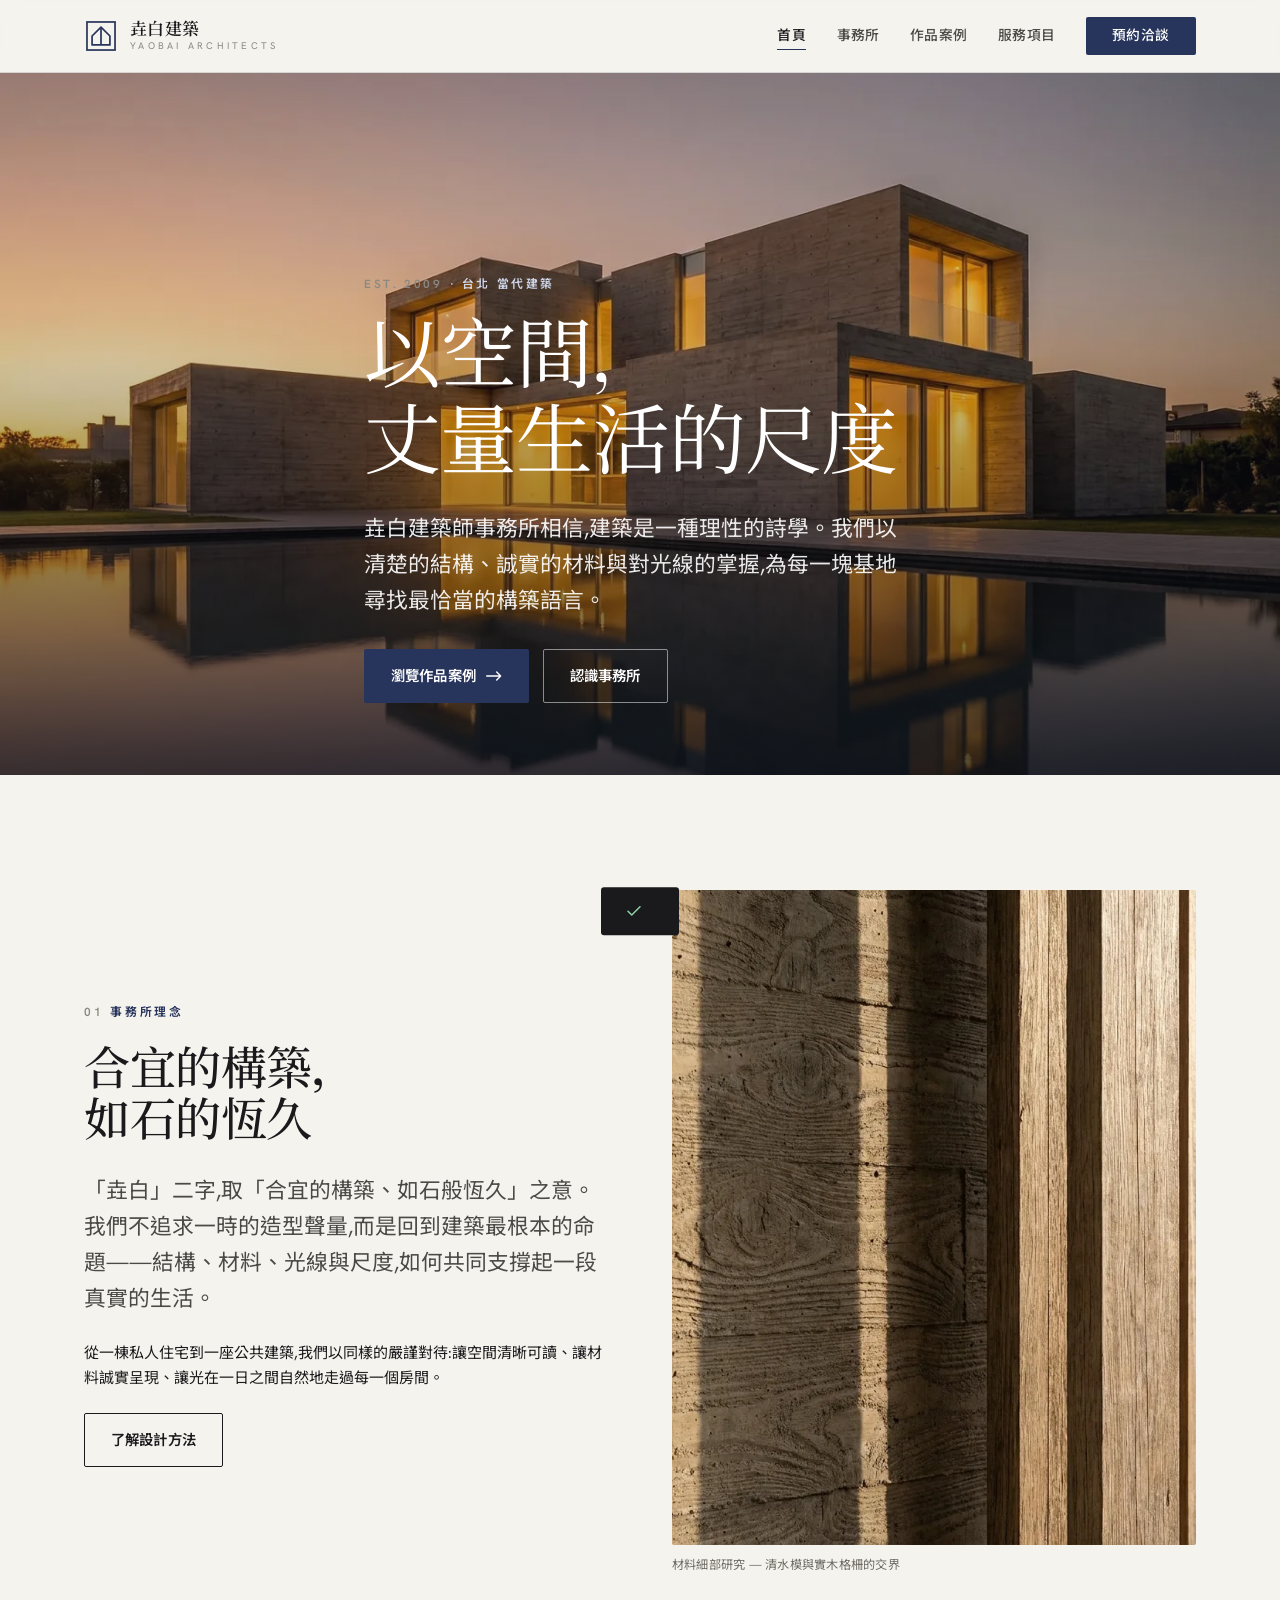
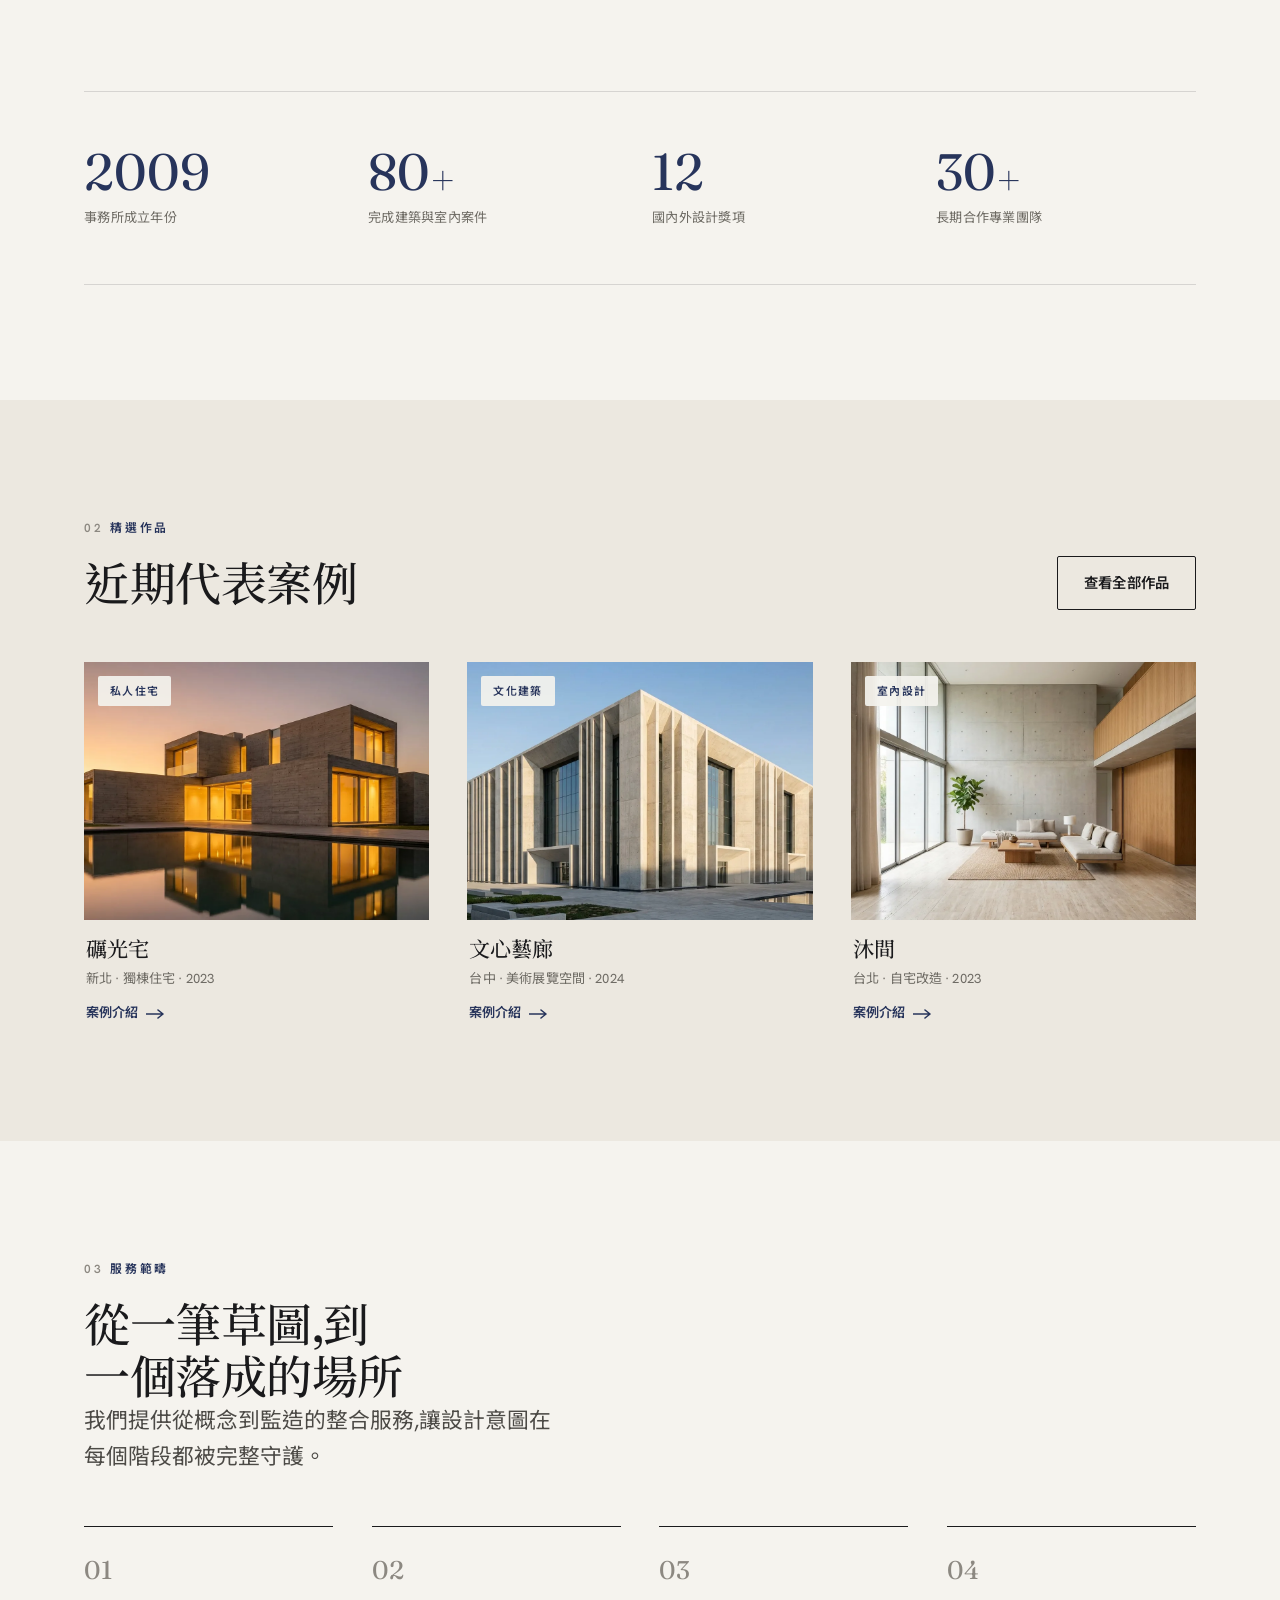
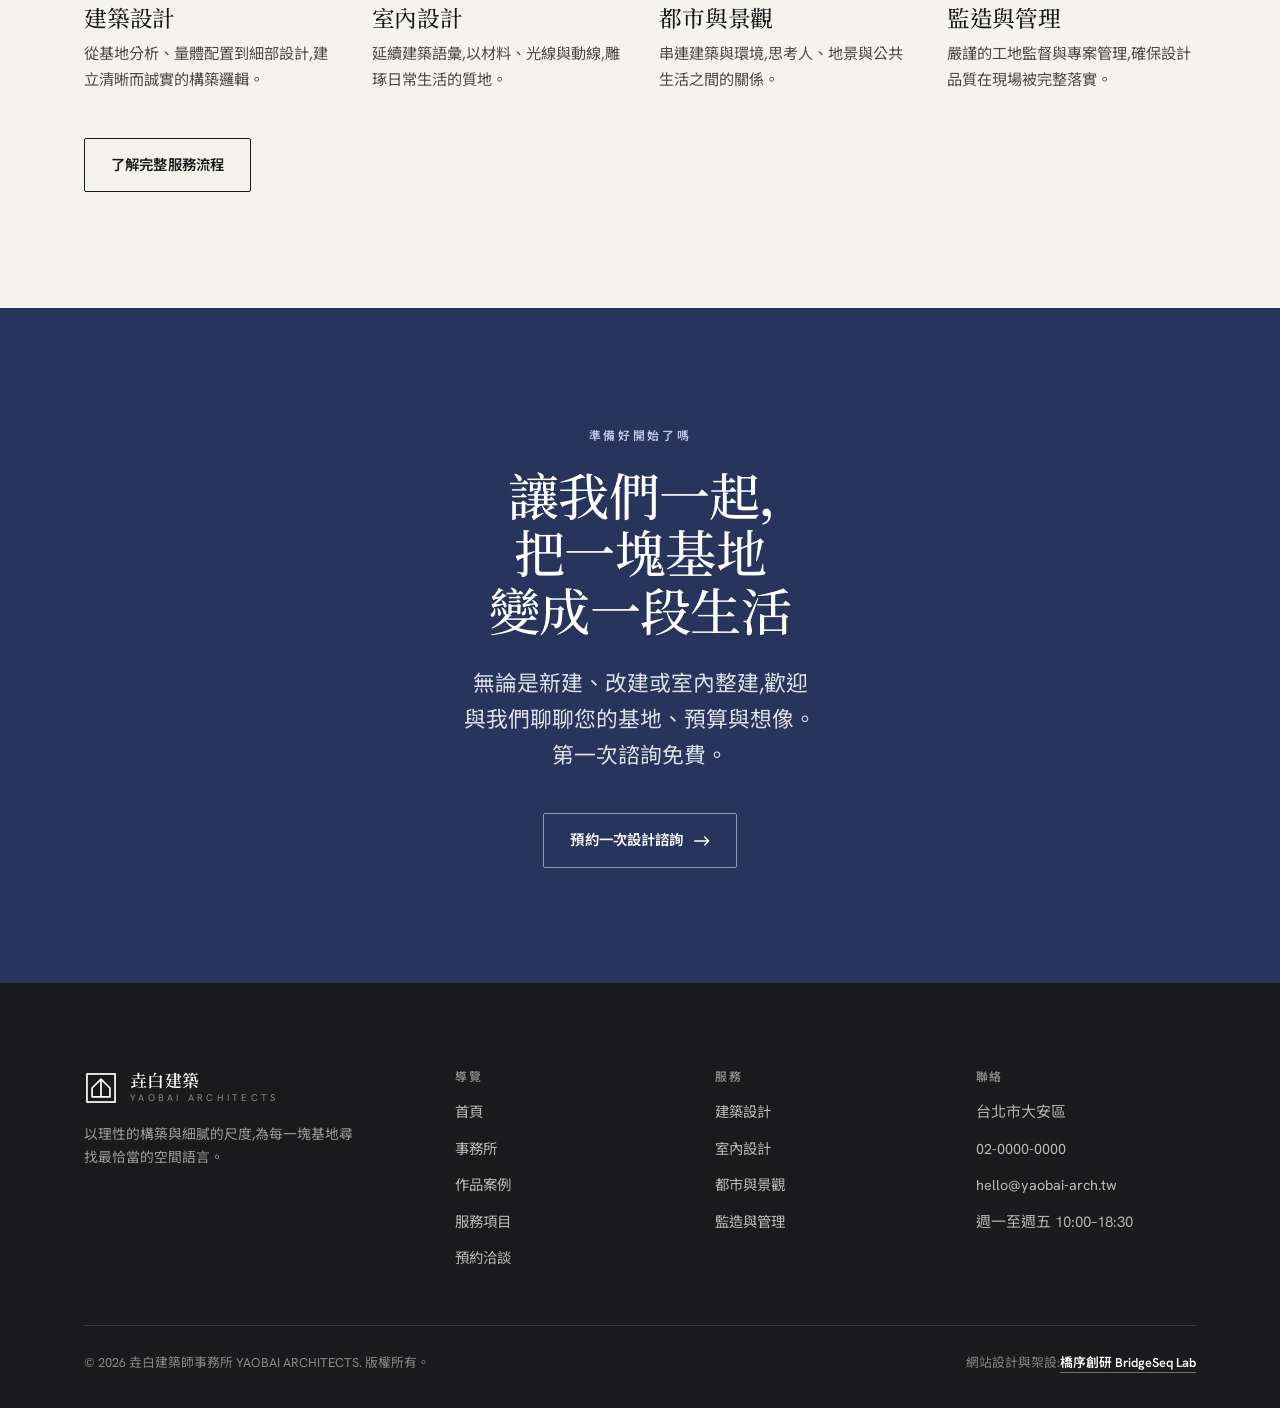
<file: index.html>
<!DOCTYPE html>
<html lang="zh-Hant">
<head>
<meta charset="UTF-8">
<meta name="viewport" content="width=device-width, initial-scale=1">
<title>垚白建築師事務所 YAOBAI ARCHITECTS｜台北當代建築與空間設計</title>
<meta name="description" content="垚白建築師事務所是位於台北的當代建築設計團隊,專注於住宅、室內、文化與公共空間。以理性的構築、誠實的材料與對光線尺度的細膩掌握,打造恆久而宜居的建築。">
<meta name="keywords" content="建築師事務所,台北建築設計,當代建築,住宅設計,室內設計,清水模建築,垚白建築,YAOBAI Architects,空間設計,監造">
<link rel="canonical" href="https://izzo24.github.io/heshi-architects/index.html">
<meta name="robots" content="index,follow">
<meta name="theme-color" content="#27345B">
<meta property="og:type" content="website">
<meta property="og:site_name" content="垚白建築師事務所 YAOBAI ARCHITECTS">
<meta property="og:locale" content="zh_TW">
<meta property="og:title" content="垚白建築師事務所 YAOBAI ARCHITECTS｜台北當代建築與空間設計">
<meta property="og:description" content="以理性的構築、誠實的材料與對光線尺度的細膩掌握,打造恆久而宜居的建築。台北當代建築設計團隊。">
<meta property="og:url" content="https://izzo24.github.io/heshi-architects/index.html">
<meta property="og:image" content="https://izzo24.github.io/heshi-architects/images/hero.webp">
<meta name="twitter:card" content="summary_large_image">
<meta name="twitter:title" content="垚白建築師事務所 YAOBAI ARCHITECTS">
<meta name="twitter:description" content="台北當代建築與空間設計。以理性構築,回應每一塊基地與每一段生活。">
<meta name="twitter:image" content="https://izzo24.github.io/heshi-architects/images/hero.webp">
<link rel="icon" href="./assets/favicon.svg" type="image/svg+xml">
<link rel="preconnect" href="https://fonts.googleapis.com">
<link rel="preconnect" href="https://fonts.gstatic.com" crossorigin>
<link href="https://fonts.googleapis.com/css2?family=Fraunces:opsz,wght@9..144,400;9..144,500;9..144,600&family=Hanken+Grotesk:wght@400;500;600;700&family=Noto+Sans+TC:wght@400;500;700&family=Noto+Serif+TC:wght@500;600&display=swap" rel="stylesheet">
<link rel="stylesheet" href="./assets/styles.css?v=1">
<script type="application/ld+json">
{"@context":"https://schema.org","@graph":[
{"@type":"Organization","@id":"https://izzo24.github.io/heshi-architects/#org","name":"垚白建築師事務所","alternateName":"YAOBAI ARCHITECTS","url":"https://izzo24.github.io/heshi-architects/","logo":"https://izzo24.github.io/heshi-architects/assets/favicon.svg","foundingDate":"2009","description":"位於台北的當代建築師事務所,專注於住宅、室內、文化與公共空間設計。","areaServed":"TW","slogan":"以空間,丈量生活的尺度"},
{"@type":"ProfessionalService","@id":"https://izzo24.github.io/heshi-architects/#service","name":"垚白建築師事務所","image":"https://izzo24.github.io/heshi-architects/images/hero.webp","priceRange":"$$$","telephone":"+886-2-0000-0000","address":{"@type":"PostalAddress","streetAddress":"示範展示用","addressLocality":"台北市","addressRegion":"台灣","postalCode":"106","addressCountry":"TW"},"url":"https://izzo24.github.io/heshi-architects/"},
{"@type":"WebSite","@id":"https://izzo24.github.io/heshi-architects/#web","url":"https://izzo24.github.io/heshi-architects/","name":"垚白建築師事務所 YAOBAI ARCHITECTS","inLanguage":"zh-Hant","publisher":{"@id":"https://izzo24.github.io/heshi-architects/#org"}},
{"@type":"WebPage","@id":"https://izzo24.github.io/heshi-architects/index.html","url":"https://izzo24.github.io/heshi-architects/index.html","name":"首頁","isPartOf":{"@id":"https://izzo24.github.io/heshi-architects/#web"}}
]}
</script>
</head>
<body>
<a class="skip" href="#main">跳至主要內容</a>

<header class="site-head">
  <div class="wrap nav">
    <a class="brand" href="./index.html" aria-label="垚白建築師事務所 首頁">
      <svg class="logo" style="color:var(--indigo)" viewBox="0 0 40 40" fill="none" stroke="currentColor" aria-hidden="true"><rect x="3.5" y="3.5" width="33" height="33" stroke-width="2"/><path d="M20 9.5 30.5 20 30.5 30.5 9.5 30.5 9.5 20Z" stroke-width="2" stroke-linejoin="round"/><path d="M20 9.5V30.5" stroke-width="2"/></svg>
      <span class="wm"><b>垚白建築</b><span>YAOBAI ARCHITECTS</span></span>
    </a>
    <nav aria-label="主選單">
      <ul class="nav-links">
        <li><a href="./index.html" aria-current="page">首頁</a></li>
        <li><a href="./about.html">事務所</a></li>
        <li><a href="./projects.html">作品案例</a></li>
        <li><a href="./services.html">服務項目</a></li>
        <li><a href="./contact.html" class="nav-cta desk">預約洽談</a></li>
      </ul>
    </nav>
    <button class="burger" aria-label="開啟選單" aria-expanded="false" aria-controls="drawer"><span></span></button>
  </div>
</header>

<nav class="drawer" id="drawer" aria-label="行動選單">
  <a href="./index.html">首頁 <span class="ix">01</span></a>
  <a href="./about.html">事務所 <span class="ix">02</span></a>
  <a href="./projects.html">作品案例 <span class="ix">03</span></a>
  <a href="./services.html">服務項目 <span class="ix">04</span></a>
  <a href="./contact.html">預約洽談 <span class="ix">05</span></a>
  <div class="draw-foot">垚白建築師事務所 · 台北市大安區</div>
</nav>

<main id="main">

  <!-- HERO -->
  <section class="hero" aria-label="首頁主視覺">
    <div class="hero-media">
      <img src="./images/hero.webp" alt="垚白建築設計之清水混凝土住宅於黃昏柔光下,簡潔幾何量體映於水景" width="1600" height="900" fetchpriority="high">
      <div class="wrap hero-inner">
        <span class="eyebrow"><span class="num">EST. 2009</span> · 台北 當代建築</span>
        <h1>以空間,<br>丈量生活的尺度</h1>
        <p class="lead">垚白建築師事務所相信,建築是一種理性的詩學。我們以清楚的結構、誠實的材料與對光線的掌握,為每一塊基地尋找最恰當的構築語言。</p>
        <div class="hero-cta">
          <a class="btn btn-primary" href="./projects.html">瀏覽作品案例
            <svg viewBox="0 0 24 14" fill="none" stroke="currentColor" stroke-width="2"><path d="M1 7h21M16 1l6 6-6 6" stroke-linecap="round" stroke-linejoin="round"/></svg></a>
          <a class="btn btn-light" href="./about.html">認識事務所</a>
        </div>
      </div>
    </div>
  </section>

  <!-- INTRO -->
  <section class="section">
    <div class="wrap split">
      <div class="reveal">
        <span class="eyebrow"><span class="num">01</span> 事務所理念</span>
        <h2 style="font-size:clamp(1.9rem,3.6vw,2.9rem);margin:.4em 0 .6em;">合宜的構築,<br>如石的恆久</h2>
        <p class="lead">「垚白」二字,取「合宜的構築、如石般恆久」之意。我們不追求一時的造型聲量,而是回到建築最根本的命題——結構、材料、光線與尺度,如何共同支撐起一段真實的生活。</p>
        <p>從一棟私人住宅到一座公共建築,我們以同樣的嚴謹對待:讓空間清晰可讀、讓材料誠實呈現、讓光在一日之間自然地走過每一個房間。</p>
        <p style="margin-top:1.4em;"><a class="btn btn-ghost" href="./about.html">了解設計方法</a></p>
      </div>
      <div class="reveal">
        <figure class="figure tall" style="margin:0">
          <img src="./images/detail.webp" alt="清水混凝土牆面與垂直木格柵交接的細部,光影刻劃出材料的質地" width="900" height="1125" loading="lazy">
        </figure>
        <p class="cap">材料細部研究 — 清水模與實木格柵的交界</p>
      </div>
    </div>
  </section>

  <!-- STATS -->
  <section class="section" style="padding-top:0">
    <div class="wrap">
      <div class="stats reveal">
        <div class="stat"><div class="n">2009</div><div class="l">事務所成立年份</div></div>
        <div class="stat"><div class="n">80<span style="font-size:.5em">＋</span></div><div class="l">完成建築與室內案件</div></div>
        <div class="stat"><div class="n">12</div><div class="l">國內外設計獎項</div></div>
        <div class="stat"><div class="n">30<span style="font-size:.5em">＋</span></div><div class="l">長期合作專業團隊</div></div>
      </div>
    </div>
  </section>

  <!-- FEATURED PROJECTS -->
  <section class="section panel">
    <div class="wrap">
      <div style="display:flex;justify-content:space-between;align-items:flex-end;gap:24px;flex-wrap:wrap;margin-bottom:clamp(30px,4vw,52px)" class="reveal">
        <div>
          <span class="eyebrow"><span class="num">02</span> 精選作品</span>
          <h2 style="font-size:clamp(1.9rem,3.6vw,2.9rem);margin-top:.4em;">近期代表案例</h2>
        </div>
        <a class="btn btn-ghost" href="./projects.html">查看全部作品</a>
      </div>
      <div class="grid g-3">
        <a class="proj reveal" href="./projects.html">
          <div class="ph"><img src="./images/hero.webp" alt="礪光宅清水混凝土住宅外觀,黃昏光線與水池倒影" width="800" height="600" loading="lazy"><span class="cat">私人住宅</span></div>
          <div class="pm"><h3>礪光宅</h3><div class="meta">新北 · 獨棟住宅 · 2023</div>
            <span class="arrow">案例介紹 <svg viewBox="0 0 18 10" fill="none" stroke="currentColor" stroke-width="1.6"><path d="M0 5h16M12 1l5 4-5 4" stroke-linecap="round" stroke-linejoin="round"/></svg></span></div>
        </a>
        <a class="proj reveal" href="./projects.html">
          <div class="ph"><img src="./images/project.webp" alt="文心藝廊文化建築立面,韻律性的混凝土垂直翼板" width="800" height="600" loading="lazy"><span class="cat">文化建築</span></div>
          <div class="pm"><h3>文心藝廊</h3><div class="meta">台中 · 美術展覽空間 · 2024</div>
            <span class="arrow">案例介紹 <svg viewBox="0 0 18 10" fill="none" stroke="currentColor" stroke-width="1.6"><path d="M0 5h16M12 1l5 4-5 4" stroke-linecap="round" stroke-linejoin="round"/></svg></span></div>
        </a>
        <a class="proj reveal" href="./projects.html">
          <div class="ph"><img src="./images/interior.webp" alt="沐間住宅室內,挑高空間與落地窗引入自然光,混凝土與木質並陳" width="800" height="600" loading="lazy"><span class="cat">室內設計</span></div>
          <div class="pm"><h3>沐間</h3><div class="meta">台北 · 自宅改造 · 2023</div>
            <span class="arrow">案例介紹 <svg viewBox="0 0 18 10" fill="none" stroke="currentColor" stroke-width="1.6"><path d="M0 5h16M12 1l5 4-5 4" stroke-linecap="round" stroke-linejoin="round"/></svg></span></div>
        </a>
      </div>
    </div>
  </section>

  <!-- SERVICES PREVIEW -->
  <section class="section">
    <div class="wrap">
      <div class="reveal" style="max-width:60ch;margin-bottom:clamp(34px,4vw,56px)">
        <span class="eyebrow"><span class="num">03</span> 服務範疇</span>
        <h2 style="font-size:clamp(1.9rem,3.6vw,2.9rem);margin-top:.4em;">從一筆草圖,到一個落成的場所</h2>
        <p class="lead">我們提供從概念到監造的整合服務,讓設計意圖在每個階段都被完整守護。</p>
      </div>
      <div class="grid g-4">
        <div class="feat reveal"><span class="fn">01</span><h3>建築設計</h3><p>從基地分析、量體配置到細部設計,建立清晰而誠實的構築邏輯。</p></div>
        <div class="feat reveal"><span class="fn">02</span><h3>室內設計</h3><p>延續建築語彙,以材料、光線與動線,雕琢日常生活的質地。</p></div>
        <div class="feat reveal"><span class="fn">03</span><h3>都市與景觀</h3><p>串連建築與環境,思考人、地景與公共生活之間的關係。</p></div>
        <div class="feat reveal"><span class="fn">04</span><h3>監造與管理</h3><p>嚴謹的工地監督與專案管理,確保設計品質在現場被完整落實。</p></div>
      </div>
      <p style="margin-top:clamp(28px,3.5vw,44px)" class="reveal"><a class="btn btn-ghost" href="./services.html">了解完整服務流程</a></p>
    </div>
  </section>

  <!-- CTA -->
  <section class="section panel-indigo">
    <div class="wrap center" style="max-width:60ch;margin-inline:auto">
      <span class="eyebrow" style="color:#bcc6e4">準備好開始了嗎</span>
      <h2 style="font-size:clamp(2rem,4vw,3.2rem);margin:.4em 0 .5em;">讓我們一起,把一塊基地<br>變成一段生活</h2>
      <p class="lead" style="color:rgba(255,255,255,.85);margin-bottom:1.8em">無論是新建、改建或室內整建,歡迎與我們聊聊您的基地、預算與想像。第一次諮詢免費。</p>
      <a class="btn btn-light" href="./contact.html">預約一次設計諮詢
        <svg viewBox="0 0 24 14" fill="none" stroke="currentColor" stroke-width="2"><path d="M1 7h21M16 1l6 6-6 6" stroke-linecap="round" stroke-linejoin="round"/></svg></a>
    </div>
  </section>

</main>

<footer class="site-foot">
  <div class="wrap">
    <div class="foot-top">
      <div class="foot-brand">
        <a class="brand" href="./index.html" aria-label="垚白建築師事務所 首頁">
          <svg class="logo" style="color:#fff" viewBox="0 0 40 40" fill="none" stroke="currentColor" aria-hidden="true"><rect x="3.5" y="3.5" width="33" height="33" stroke-width="2"/><path d="M20 9.5 30.5 20 30.5 30.5 9.5 30.5 9.5 20Z" stroke-width="2" stroke-linejoin="round"/><path d="M20 9.5V30.5" stroke-width="2"/></svg>
          <span class="wm"><b>垚白建築</b><span>YAOBAI ARCHITECTS</span></span>
        </a>
        <p>以理性的構築與細膩的尺度,為每一塊基地尋找最恰當的空間語言。</p>
      </div>
      <div class="foot-col"><h4>導覽</h4><ul>
        <li><a href="./index.html">首頁</a></li>
        <li><a href="./about.html">事務所</a></li>
        <li><a href="./projects.html">作品案例</a></li>
        <li><a href="./services.html">服務項目</a></li>
        <li><a href="./contact.html">預約洽談</a></li>
      </ul></div>
      <div class="foot-col"><h4>服務</h4><ul>
        <li><a href="./services.html">建築設計</a></li>
        <li><a href="./services.html">室內設計</a></li>
        <li><a href="./services.html">都市與景觀</a></li>
        <li><a href="./services.html">監造與管理</a></li>
      </ul></div>
      <div class="foot-col"><h4>聯絡</h4><ul>
        <li>台北市大安區</li>
        <li><a href="tel:+886200000000">02-0000-0000</a></li>
        <li><a href="mailto:hello@yaobai-arch.tw">hello@yaobai-arch.tw</a></li>
        <li>週一至週五 10:00–18:30</li>
      </ul></div>
    </div>
    <div class="foot-bottom">
      <span>© <span id="yr">2026</span> 垚白建築師事務所 YAOBAI ARCHITECTS. 版權所有。</span>
      <span class="credit">網站設計與架設:<a class="credit-link" href="https://bridgeseqlab.com" target="_blank" rel="noopener"><b>橋序創研 BridgeSeq Lab</b></a></span>
    </div>
  </div>
</footer>

<button class="to-top" aria-label="回到頂端"><svg viewBox="0 0 24 24" fill="none" stroke="currentColor" stroke-width="2"><path d="M12 19V5M5 12l7-7 7 7" stroke-linecap="round" stroke-linejoin="round"/></svg></button>
<div class="toast" id="toast" role="status" aria-live="polite"><svg viewBox="0 0 24 24" fill="none" stroke="currentColor" stroke-width="2"><path d="M20 6 9 17l-5-5" stroke-linecap="round" stroke-linejoin="round"/></svg><span class="tmsg"></span></div>

<script src="./assets/app.js?v=1"></script>
</body>
</html>
</file>
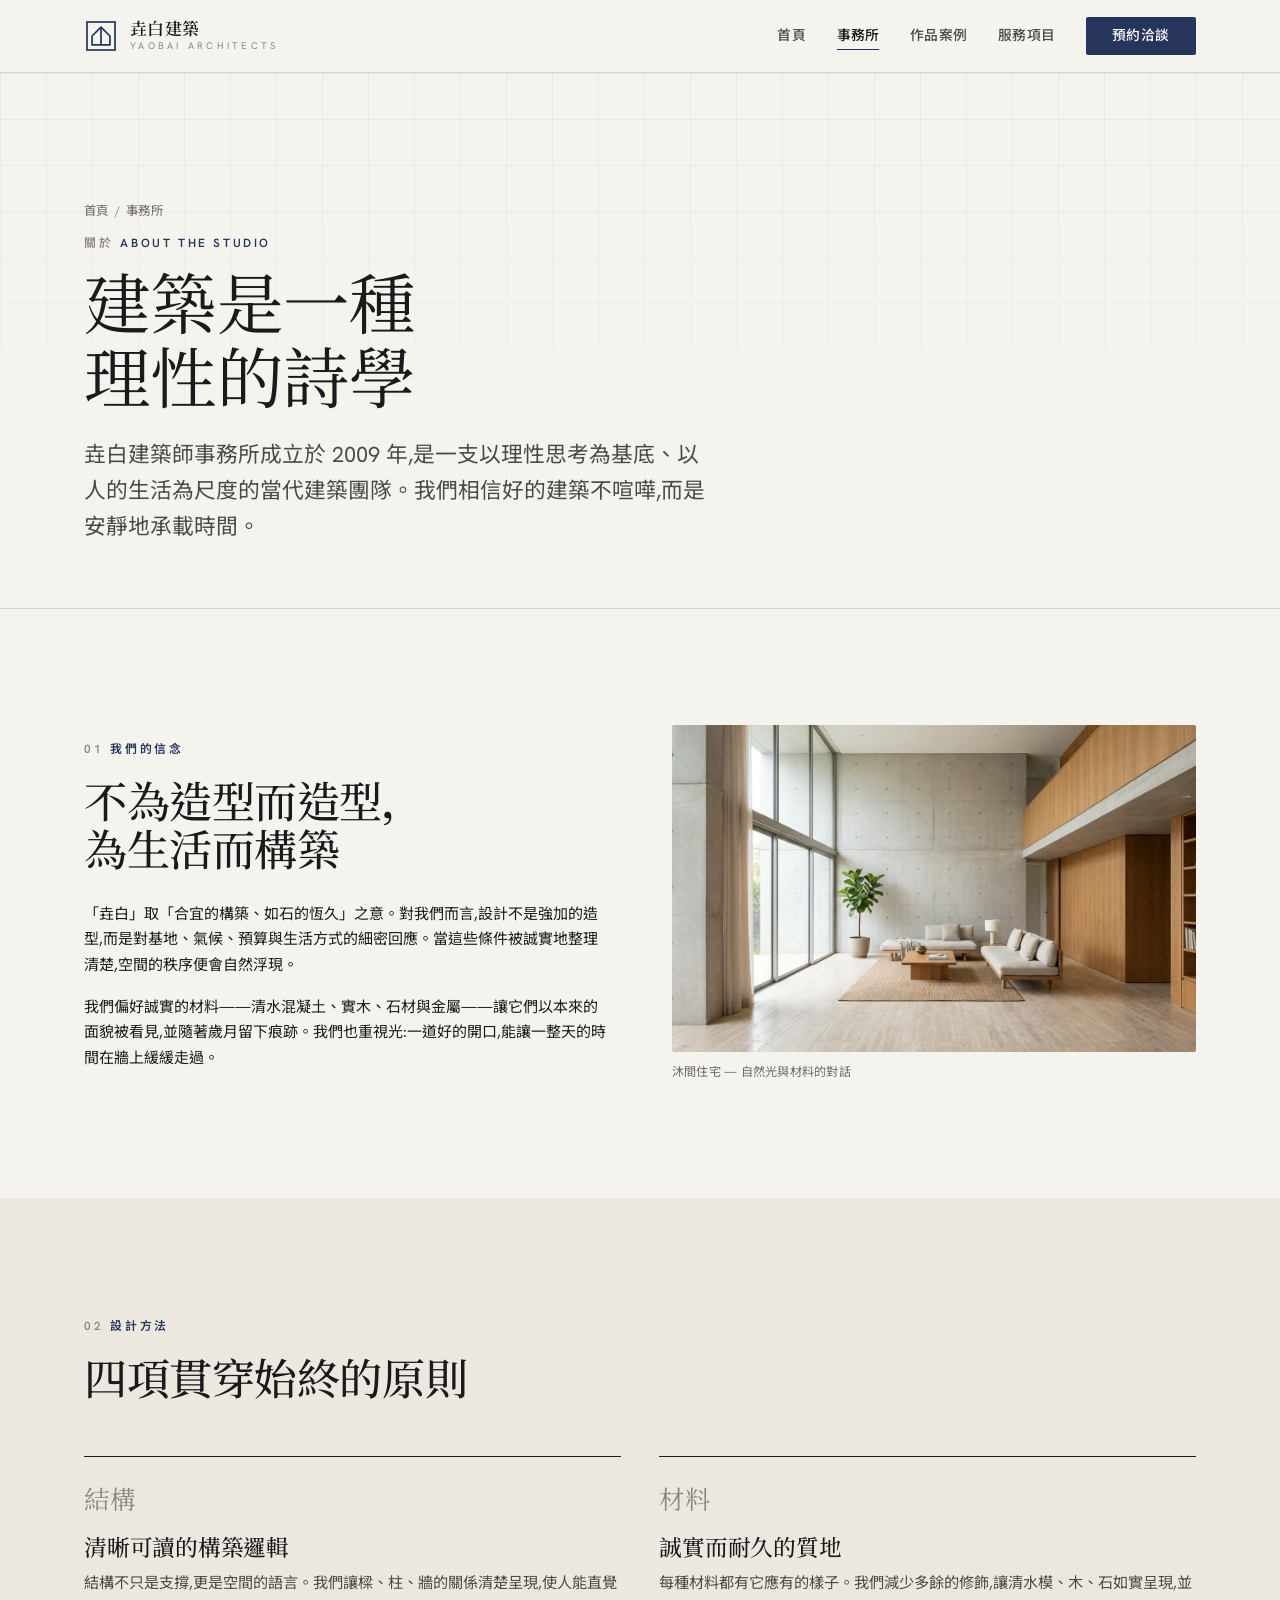
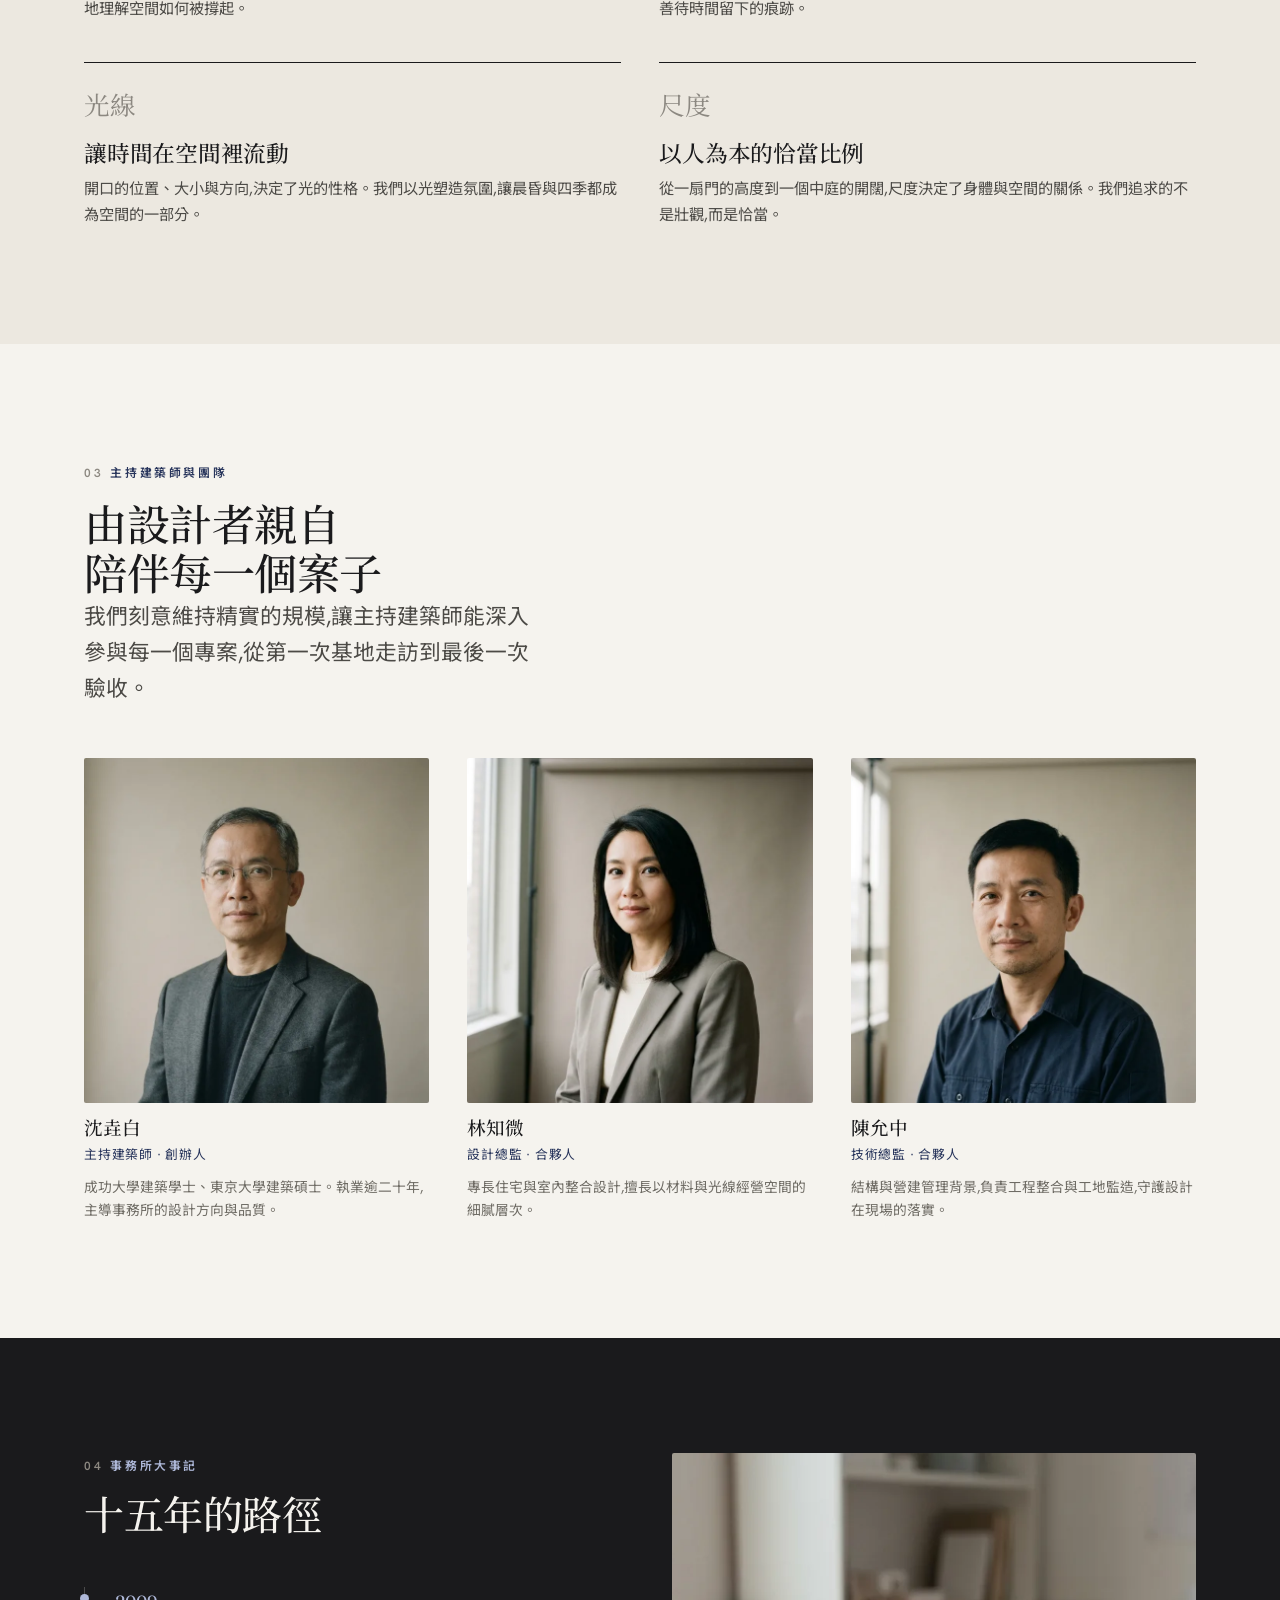
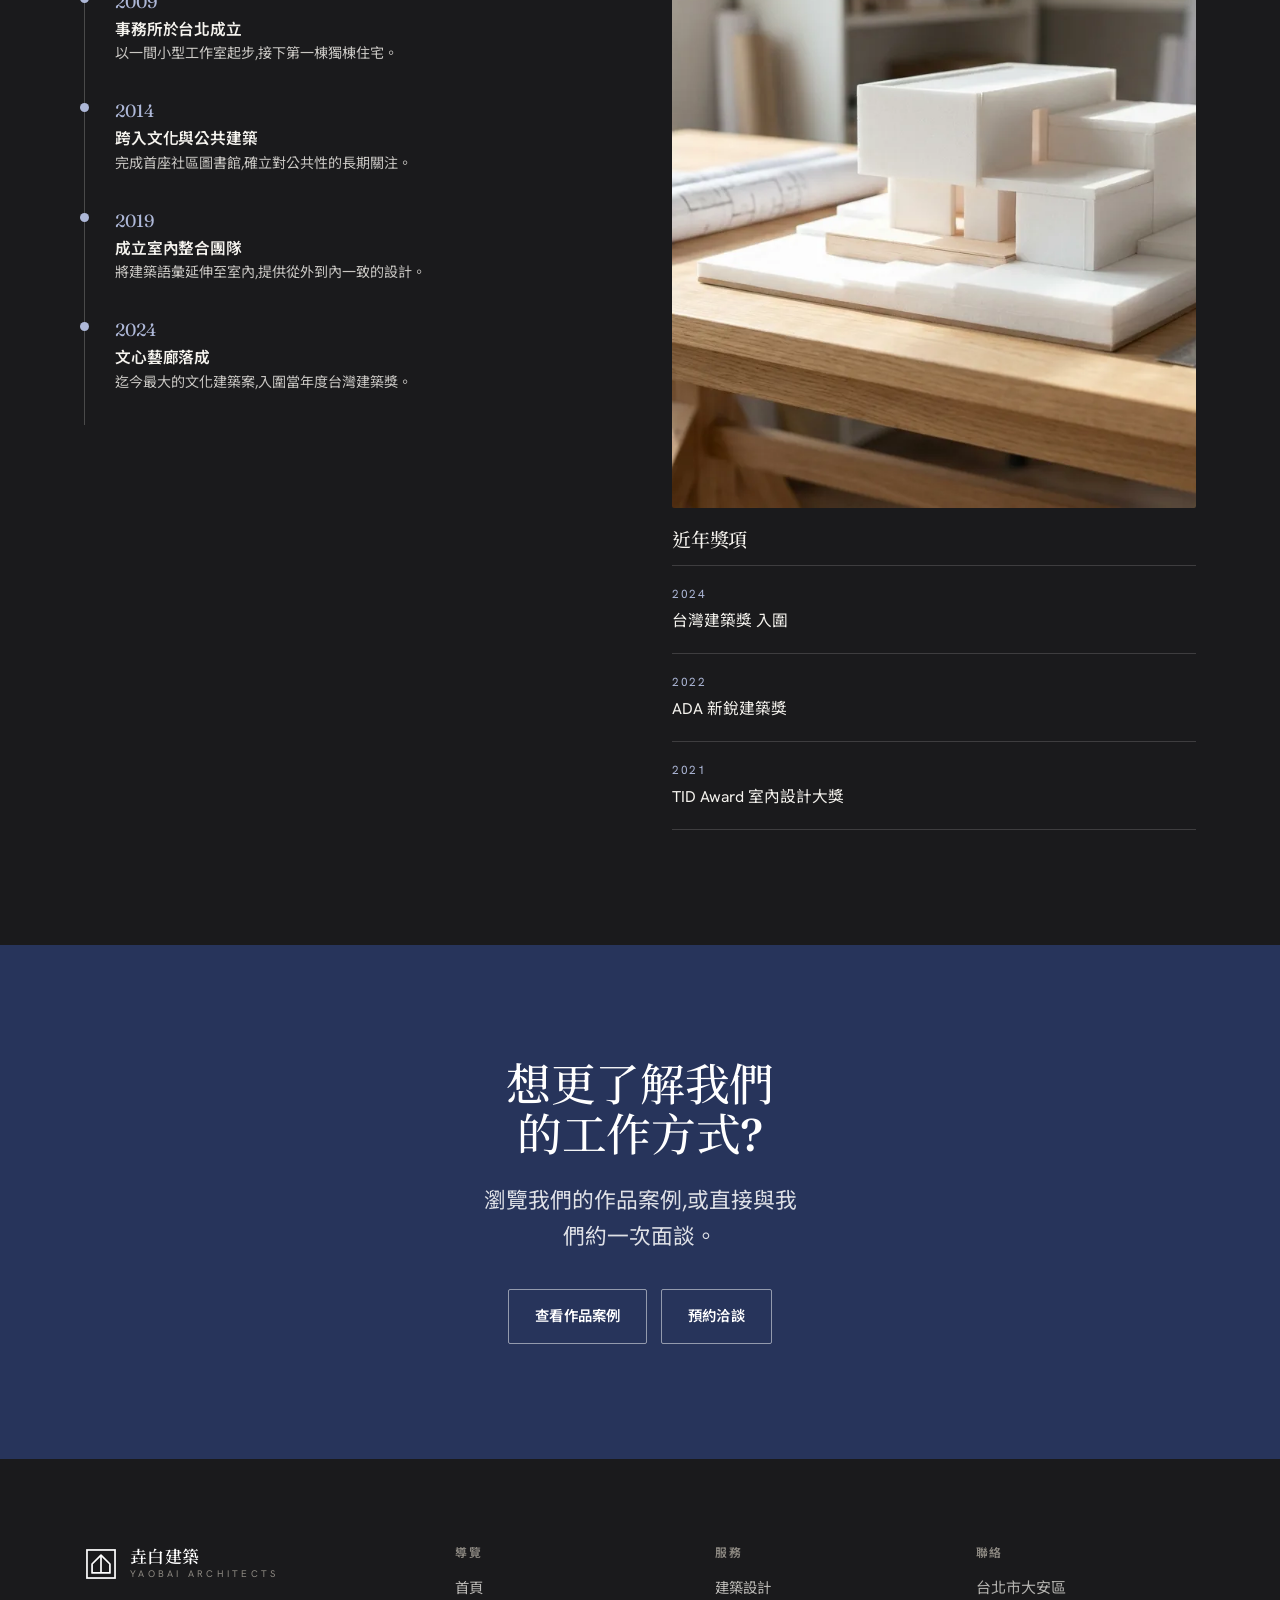
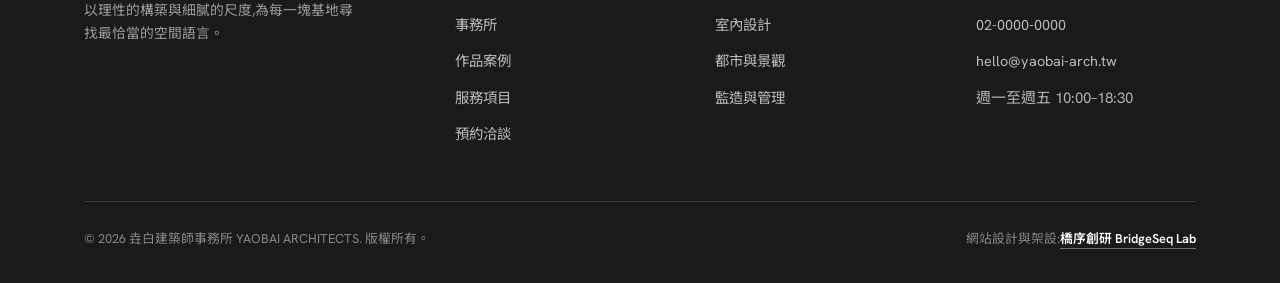
<file: about.html>
<!DOCTYPE html>
<html lang="zh-Hant">
<head>
<meta charset="UTF-8">
<meta name="viewport" content="width=device-width, initial-scale=1">
<title>事務所｜設計理念與團隊｜垚白建築師事務所 YAOBAI ARCHITECTS</title>
<meta name="description" content="認識垚白建築師事務所的設計理念與團隊。我們以結構、材料、光線與尺度四項原則為核心,自 2009 年起在台北實踐當代建築的理性詩學。">
<meta name="keywords" content="垚白建築,建築師事務所介紹,設計理念,主持建築師,建築團隊,建築哲學,清水模設計,台北建築師">
<link rel="canonical" href="https://izzo24.github.io/heshi-architects/about.html">
<meta name="robots" content="index,follow">
<meta name="theme-color" content="#27345B">
<meta property="og:type" content="website">
<meta property="og:site_name" content="垚白建築師事務所 YAOBAI ARCHITECTS">
<meta property="og:locale" content="zh_TW">
<meta property="og:title" content="事務所｜設計理念與團隊｜垚白建築師事務所">
<meta property="og:description" content="以結構、材料、光線與尺度四項原則為核心,實踐當代建築的理性詩學。">
<meta property="og:url" content="https://izzo24.github.io/heshi-architects/about.html">
<meta property="og:image" content="https://izzo24.github.io/heshi-architects/images/interior.webp">
<meta name="twitter:card" content="summary_large_image">
<meta name="twitter:title" content="事務所｜垚白建築師事務所">
<meta name="twitter:description" content="設計理念與團隊:結構、材料、光線、尺度。">
<meta name="twitter:image" content="https://izzo24.github.io/heshi-architects/images/interior.webp">
<link rel="icon" href="./assets/favicon.svg" type="image/svg+xml">
<link rel="preconnect" href="https://fonts.googleapis.com">
<link rel="preconnect" href="https://fonts.gstatic.com" crossorigin>
<link href="https://fonts.googleapis.com/css2?family=Fraunces:opsz,wght@9..144,400;9..144,500;9..144,600&family=Hanken+Grotesk:wght@400;500;600;700&family=Noto+Sans+TC:wght@400;500;700&family=Noto+Serif+TC:wght@500;600&display=swap" rel="stylesheet">
<link rel="stylesheet" href="./assets/styles.css?v=1">
<script type="application/ld+json">
{"@context":"https://schema.org","@graph":[
{"@type":"AboutPage","@id":"https://izzo24.github.io/heshi-architects/about.html","url":"https://izzo24.github.io/heshi-architects/about.html","name":"事務所｜垚白建築師事務所","inLanguage":"zh-Hant","about":{"@id":"https://izzo24.github.io/heshi-architects/#org"}},
{"@type":"Organization","@id":"https://izzo24.github.io/heshi-architects/#org","name":"垚白建築師事務所","alternateName":"YAOBAI ARCHITECTS","url":"https://izzo24.github.io/heshi-architects/","foundingDate":"2009","numberOfEmployees":"18","founder":{"@type":"Person","name":"沈垚白"},"award":["2024 台灣建築獎 入圍","2022 ADA 新銳建築獎","2021 TID Award 室內設計大獎"]},
{"@type":"BreadcrumbList","itemListElement":[
{"@type":"ListItem","position":1,"name":"首頁","item":"https://izzo24.github.io/heshi-architects/index.html"},
{"@type":"ListItem","position":2,"name":"事務所","item":"https://izzo24.github.io/heshi-architects/about.html"}]}
]}
</script>
</head>
<body>
<a class="skip" href="#main">跳至主要內容</a>

<header class="site-head">
  <div class="wrap nav">
    <a class="brand" href="./index.html" aria-label="垚白建築師事務所 首頁">
      <svg class="logo" style="color:var(--indigo)" viewBox="0 0 40 40" fill="none" stroke="currentColor" aria-hidden="true"><rect x="3.5" y="3.5" width="33" height="33" stroke-width="2"/><path d="M20 9.5 30.5 20 30.5 30.5 9.5 30.5 9.5 20Z" stroke-width="2" stroke-linejoin="round"/><path d="M20 9.5V30.5" stroke-width="2"/></svg>
      <span class="wm"><b>垚白建築</b><span>YAOBAI ARCHITECTS</span></span>
    </a>
    <nav aria-label="主選單">
      <ul class="nav-links">
        <li><a href="./index.html">首頁</a></li>
        <li><a href="./about.html" aria-current="page">事務所</a></li>
        <li><a href="./projects.html">作品案例</a></li>
        <li><a href="./services.html">服務項目</a></li>
        <li><a href="./contact.html" class="nav-cta desk">預約洽談</a></li>
      </ul>
    </nav>
    <button class="burger" aria-label="開啟選單" aria-expanded="false" aria-controls="drawer"><span></span></button>
  </div>
</header>

<nav class="drawer" id="drawer" aria-label="行動選單">
  <a href="./index.html">首頁 <span class="ix">01</span></a>
  <a href="./about.html">事務所 <span class="ix">02</span></a>
  <a href="./projects.html">作品案例 <span class="ix">03</span></a>
  <a href="./services.html">服務項目 <span class="ix">04</span></a>
  <a href="./contact.html">預約洽談 <span class="ix">05</span></a>
  <div class="draw-foot">垚白建築師事務所 · 台北市大安區</div>
</nav>

<main id="main">

  <section class="page-hero">
    <div class="wrap">
      <div class="crumbs"><a href="./index.html">首頁</a><span>/</span>事務所</div>
      <span class="eyebrow"><span class="num">關於</span> ABOUT THE STUDIO</span>
      <h1>建築是一種<br>理性的詩學</h1>
      <p class="lead">垚白建築師事務所成立於 2009 年,是一支以理性思考為基底、以人的生活為尺度的當代建築團隊。我們相信好的建築不喧嘩,而是安靜地承載時間。</p>
    </div>
  </section>

  <!-- PHILOSOPHY -->
  <section class="section">
    <div class="wrap split">
      <div class="reveal">
        <span class="eyebrow"><span class="num">01</span> 我們的信念</span>
        <h2 style="font-size:clamp(1.8rem,3.4vw,2.7rem);margin:.4em 0 .6em;">不為造型而造型,<br>為生活而構築</h2>
        <p>「垚白」取「合宜的構築、如石的恆久」之意。對我們而言,設計不是強加的造型,而是對基地、氣候、預算與生活方式的細密回應。當這些條件被誠實地整理清楚,空間的秩序便會自然浮現。</p>
        <p>我們偏好誠實的材料——清水混凝土、實木、石材與金屬——讓它們以本來的面貌被看見,並隨著歲月留下痕跡。我們也重視光:一道好的開口,能讓一整天的時間在牆上緩緩走過。</p>
      </div>
      <div class="reveal">
        <figure class="figure wide" style="margin:0">
          <img src="./images/interior.webp" alt="挑高住宅室內空間,落地窗引入大量自然光,清水混凝土牆與木質家具" width="900" height="560" loading="lazy">
        </figure>
        <p class="cap">沐間住宅 — 自然光與材料的對話</p>
      </div>
    </div>
  </section>

  <!-- 4 PRINCIPLES -->
  <section class="section panel">
    <div class="wrap">
      <div class="reveal" style="max-width:58ch;margin-bottom:clamp(34px,4vw,56px)">
        <span class="eyebrow"><span class="num">02</span> 設計方法</span>
        <h2 style="font-size:clamp(1.8rem,3.4vw,2.7rem);margin-top:.4em;">四項貫穿始終的原則</h2>
      </div>
      <div class="grid g-2">
        <div class="feat reveal"><span class="fn">結構</span><h3>清晰可讀的構築邏輯</h3><p>結構不只是支撐,更是空間的語言。我們讓樑、柱、牆的關係清楚呈現,使人能直覺地理解空間如何被撐起。</p></div>
        <div class="feat reveal"><span class="fn">材料</span><h3>誠實而耐久的質地</h3><p>每種材料都有它應有的樣子。我們減少多餘的修飾,讓清水模、木、石如實呈現,並善待時間留下的痕跡。</p></div>
        <div class="feat reveal"><span class="fn">光線</span><h3>讓時間在空間裡流動</h3><p>開口的位置、大小與方向,決定了光的性格。我們以光塑造氛圍,讓晨昏與四季都成為空間的一部分。</p></div>
        <div class="feat reveal"><span class="fn">尺度</span><h3>以人為本的恰當比例</h3><p>從一扇門的高度到一個中庭的開闊,尺度決定了身體與空間的關係。我們追求的不是壯觀,而是恰當。</p></div>
      </div>
    </div>
  </section>

  <!-- TEAM -->
  <section class="section">
    <div class="wrap">
      <div class="reveal" style="max-width:58ch;margin-bottom:clamp(34px,4vw,56px)">
        <span class="eyebrow"><span class="num">03</span> 主持建築師與團隊</span>
        <h2 style="font-size:clamp(1.8rem,3.4vw,2.7rem);margin-top:.4em;">由設計者親自陪伴每一個案子</h2>
        <p class="lead">我們刻意維持精實的規模,讓主持建築師能深入參與每一個專案,從第一次基地走訪到最後一次驗收。</p>
      </div>
      <!-- 團隊肖像：Higgsfield nano_banana_pro 生成台灣/東亞專業建築師肖像（1:1，暖紙白背景配合編輯版式）。team-shen/lin/chen.webp -->
      <div class="grid g-3">
        <div class="member reveal"><div class="pf"><img src="images/team-shen.webp" alt="沈垚白 主持建築師肖像" width="600" height="600" loading="lazy"></div>
          <h4>沈垚白</h4><div class="role">主持建築師 · 創辦人</div>
          <p>成功大學建築學士、東京大學建築碩士。執業逾二十年,主導事務所的設計方向與品質。</p></div>
        <div class="member reveal"><div class="pf"><img src="images/team-lin.webp" alt="林知微 設計總監肖像" width="600" height="600" loading="lazy"></div>
          <h4>林知微</h4><div class="role">設計總監 · 合夥人</div>
          <p>專長住宅與室內整合設計,擅長以材料與光線經營空間的細膩層次。</p></div>
        <div class="member reveal"><div class="pf"><img src="images/team-chen.webp" alt="陳允中 技術總監肖像" width="600" height="600" loading="lazy"></div>
          <h4>陳允中</h4><div class="role">技術總監 · 合夥人</div>
          <p>結構與營建管理背景,負責工程整合與工地監造,守護設計在現場的落實。</p></div>
      </div>
    </div>
  </section>

  <!-- TIMELINE + AWARDS -->
  <section class="section panel-ink">
    <div class="wrap split" style="align-items:start">
      <div class="reveal">
        <span class="eyebrow"><span class="num">04</span> 事務所大事記</span>
        <h2 style="font-size:clamp(1.7rem,3.2vw,2.5rem);margin:.4em 0 1.2em;">十五年的路徑</h2>
        <ul class="tl">
          <li><div class="yr">2009</div><h4>事務所於台北成立</h4><p>以一間小型工作室起步,接下第一棟獨棟住宅。</p></li>
          <li><div class="yr">2014</div><h4>跨入文化與公共建築</h4><p>完成首座社區圖書館,確立對公共性的長期關注。</p></li>
          <li><div class="yr">2019</div><h4>成立室內整合團隊</h4><p>將建築語彙延伸至室內,提供從外到內一致的設計。</p></li>
          <li><div class="yr">2024</div><h4>文心藝廊落成</h4><p>迄今最大的文化建築案,入圍當年度台灣建築獎。</p></li>
        </ul>
      </div>
      <div class="reveal">
        <figure class="figure tall" style="margin:0 0 22px">
          <img src="./images/model.webp" alt="工作桌上的白色建築實體模型與設計圖紙、製圖工具" width="900" height="1125" loading="lazy">
        </figure>
        <h3 style="font-size:1.2rem;margin-bottom:14px;color:var(--paper)">近年獎項</h3>
        <ul class="info-list" style="border-top:1px solid rgba(245,243,238,.16)">
          <li style="border-color:rgba(245,243,238,.16)"><div><div class="k" style="color:#aeb8d8">2024</div><div class="v" style="color:var(--paper)">台灣建築獎 入圍</div></div></li>
          <li style="border-color:rgba(245,243,238,.16)"><div><div class="k" style="color:#aeb8d8">2022</div><div class="v" style="color:var(--paper)">ADA 新銳建築獎</div></div></li>
          <li style="border-color:rgba(245,243,238,.16)"><div><div class="k" style="color:#aeb8d8">2021</div><div class="v" style="color:var(--paper)">TID Award 室內設計大獎</div></div></li>
        </ul>
      </div>
    </div>
  </section>

  <section class="section panel-indigo">
    <div class="wrap center" style="max-width:56ch;margin-inline:auto">
      <h2 style="font-size:clamp(1.9rem,3.6vw,2.8rem);margin-bottom:.5em;">想更了解我們的工作方式?</h2>
      <p class="lead" style="color:rgba(255,255,255,.85);margin-bottom:1.6em">瀏覽我們的作品案例,或直接與我們約一次面談。</p>
      <div style="display:flex;gap:14px;justify-content:center;flex-wrap:wrap">
        <a class="btn btn-light" href="./projects.html">查看作品案例</a>
        <a class="btn btn-light" href="./contact.html">預約洽談</a>
      </div>
    </div>
  </section>

</main>

<footer class="site-foot">
  <div class="wrap">
    <div class="foot-top">
      <div class="foot-brand">
        <a class="brand" href="./index.html" aria-label="垚白建築師事務所 首頁">
          <svg class="logo" style="color:#fff" viewBox="0 0 40 40" fill="none" stroke="currentColor" aria-hidden="true"><rect x="3.5" y="3.5" width="33" height="33" stroke-width="2"/><path d="M20 9.5 30.5 20 30.5 30.5 9.5 30.5 9.5 20Z" stroke-width="2" stroke-linejoin="round"/><path d="M20 9.5V30.5" stroke-width="2"/></svg>
          <span class="wm"><b>垚白建築</b><span>YAOBAI ARCHITECTS</span></span>
        </a>
        <p>以理性的構築與細膩的尺度,為每一塊基地尋找最恰當的空間語言。</p>
      </div>
      <div class="foot-col"><h4>導覽</h4><ul>
        <li><a href="./index.html">首頁</a></li>
        <li><a href="./about.html">事務所</a></li>
        <li><a href="./projects.html">作品案例</a></li>
        <li><a href="./services.html">服務項目</a></li>
        <li><a href="./contact.html">預約洽談</a></li>
      </ul></div>
      <div class="foot-col"><h4>服務</h4><ul>
        <li><a href="./services.html">建築設計</a></li>
        <li><a href="./services.html">室內設計</a></li>
        <li><a href="./services.html">都市與景觀</a></li>
        <li><a href="./services.html">監造與管理</a></li>
      </ul></div>
      <div class="foot-col"><h4>聯絡</h4><ul>
        <li>台北市大安區</li>
        <li><a href="tel:+886200000000">02-0000-0000</a></li>
        <li><a href="mailto:hello@yaobai-arch.tw">hello@yaobai-arch.tw</a></li>
        <li>週一至週五 10:00–18:30</li>
      </ul></div>
    </div>
    <div class="foot-bottom">
      <span>© <span id="yr">2026</span> 垚白建築師事務所 YAOBAI ARCHITECTS. 版權所有。</span>
      <span class="credit">網站設計與架設:<a class="credit-link" href="https://bridgeseqlab.com" target="_blank" rel="noopener"><b>橋序創研 BridgeSeq Lab</b></a></span>
    </div>
  </div>
</footer>

<button class="to-top" aria-label="回到頂端"><svg viewBox="0 0 24 24" fill="none" stroke="currentColor" stroke-width="2"><path d="M12 19V5M5 12l7-7 7 7" stroke-linecap="round" stroke-linejoin="round"/></svg></button>

<script src="./assets/app.js?v=1"></script>
</body>
</html>
</file>
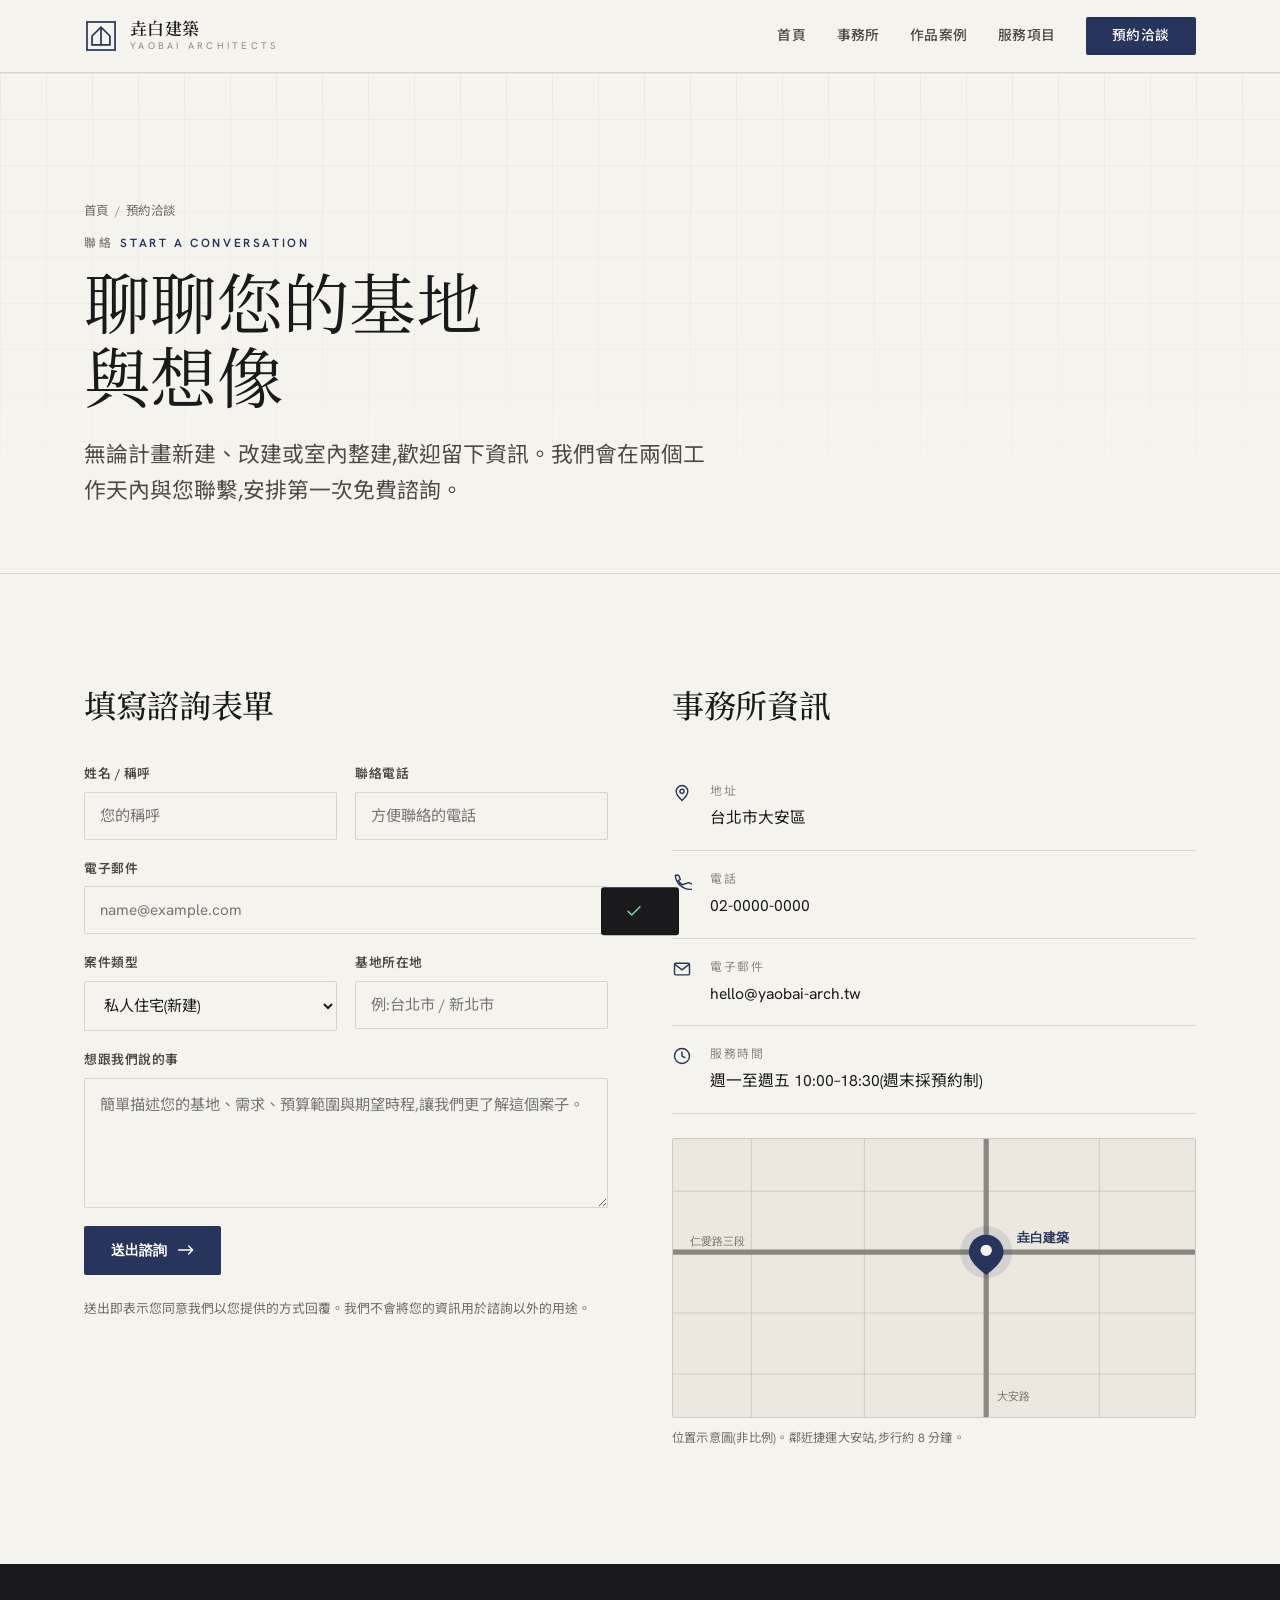
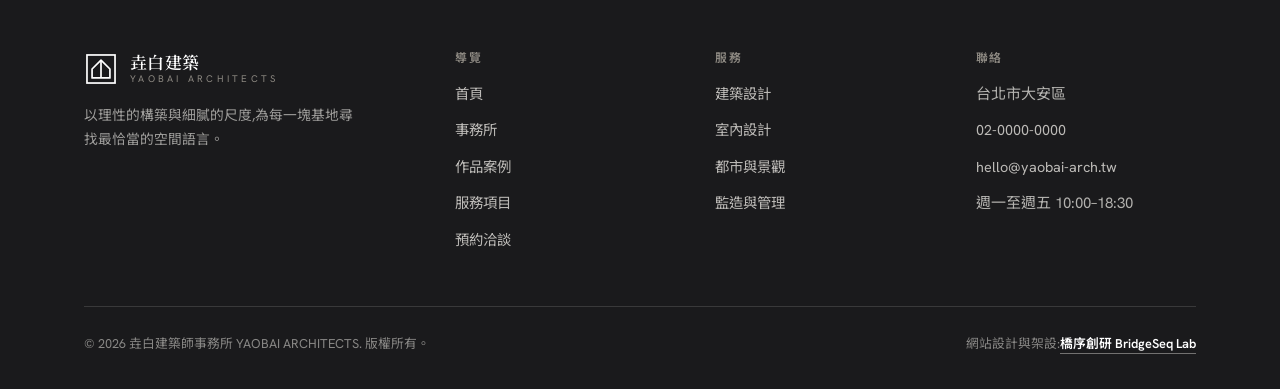
<file: contact.html>
<!DOCTYPE html>
<html lang="zh-Hant">
<head>
<meta charset="UTF-8">
<meta name="viewport" content="width=device-width, initial-scale=1">
<title>預約洽談｜聯絡垚白建築師事務所 YAOBAI ARCHITECTS｜台北</title>
<meta name="description" content="與垚白建築師事務所聯絡。告訴我們您的基地、預算與想像,預約一次免費的設計諮詢。事務所位於台北市大安區,週一至週五為您服務。">
<meta name="keywords" content="聯絡建築師,預約諮詢,建築設計洽談,台北建築師事務所,垚白建築聯絡方式,免費諮詢,大安區建築師">
<link rel="canonical" href="https://izzo24.github.io/heshi-architects/contact.html">
<meta name="robots" content="index,follow">
<meta name="theme-color" content="#27345B">
<meta property="og:type" content="website">
<meta property="og:site_name" content="垚白建築師事務所 YAOBAI ARCHITECTS">
<meta property="og:locale" content="zh_TW">
<meta property="og:title" content="預約洽談｜垚白建築師事務所">
<meta property="og:description" content="告訴我們您的基地與想像,預約一次免費的設計諮詢。台北市大安區。">
<meta property="og:url" content="https://izzo24.github.io/heshi-architects/contact.html">
<meta property="og:image" content="https://izzo24.github.io/heshi-architects/images/model.webp">
<meta name="twitter:card" content="summary_large_image">
<meta name="twitter:title" content="預約洽談｜垚白建築師事務所">
<meta name="twitter:description" content="預約一次免費的建築設計諮詢。">
<meta name="twitter:image" content="https://izzo24.github.io/heshi-architects/images/model.webp">
<link rel="icon" href="./assets/favicon.svg" type="image/svg+xml">
<link rel="preconnect" href="https://fonts.googleapis.com">
<link rel="preconnect" href="https://fonts.gstatic.com" crossorigin>
<link href="https://fonts.googleapis.com/css2?family=Fraunces:opsz,wght@9..144,400;9..144,500;9..144,600&family=Hanken+Grotesk:wght@400;500;600;700&family=Noto+Sans+TC:wght@400;500;700&family=Noto+Serif+TC:wght@500;600&display=swap" rel="stylesheet">
<link rel="stylesheet" href="./assets/styles.css?v=1">
<script type="application/ld+json">
{"@context":"https://schema.org","@graph":[
{"@type":"ContactPage","@id":"https://izzo24.github.io/heshi-architects/contact.html","url":"https://izzo24.github.io/heshi-architects/contact.html","name":"預約洽談｜垚白建築師事務所","inLanguage":"zh-Hant","isPartOf":{"@id":"https://izzo24.github.io/heshi-architects/#web"}},
{"@type":"LocalBusiness","@id":"https://izzo24.github.io/heshi-architects/#org","name":"垚白建築師事務所","alternateName":"YAOBAI ARCHITECTS","image":"https://izzo24.github.io/heshi-architects/images/hero.webp","url":"https://izzo24.github.io/heshi-architects/","telephone":"+886-2-0000-0000","email":"hello@yaobai-arch.tw","priceRange":"$$$","address":{"@type":"PostalAddress","streetAddress":"示範展示用","addressLocality":"台北市","addressRegion":"台灣","postalCode":"106","addressCountry":"TW"},"openingHoursSpecification":[{"@type":"OpeningHoursSpecification","dayOfWeek":["Monday","Tuesday","Wednesday","Thursday","Friday"],"opens":"10:00","closes":"18:30"}],"geo":{"@type":"GeoCoordinates","latitude":25.0330,"longitude":121.5654}},
{"@type":"BreadcrumbList","itemListElement":[
{"@type":"ListItem","position":1,"name":"首頁","item":"https://izzo24.github.io/heshi-architects/index.html"},
{"@type":"ListItem","position":2,"name":"預約洽談","item":"https://izzo24.github.io/heshi-architects/contact.html"}]}
]}
</script>
</head>
<body>
<a class="skip" href="#main">跳至主要內容</a>

<header class="site-head">
  <div class="wrap nav">
    <a class="brand" href="./index.html" aria-label="垚白建築師事務所 首頁">
      <svg class="logo" style="color:var(--indigo)" viewBox="0 0 40 40" fill="none" stroke="currentColor" aria-hidden="true"><rect x="3.5" y="3.5" width="33" height="33" stroke-width="2"/><path d="M20 9.5 30.5 20 30.5 30.5 9.5 30.5 9.5 20Z" stroke-width="2" stroke-linejoin="round"/><path d="M20 9.5V30.5" stroke-width="2"/></svg>
      <span class="wm"><b>垚白建築</b><span>YAOBAI ARCHITECTS</span></span>
    </a>
    <nav aria-label="主選單">
      <ul class="nav-links">
        <li><a href="./index.html">首頁</a></li>
        <li><a href="./about.html">事務所</a></li>
        <li><a href="./projects.html">作品案例</a></li>
        <li><a href="./services.html">服務項目</a></li>
        <li><a href="./contact.html" class="nav-cta desk" aria-current="page">預約洽談</a></li>
      </ul>
    </nav>
    <button class="burger" aria-label="開啟選單" aria-expanded="false" aria-controls="drawer"><span></span></button>
  </div>
</header>

<nav class="drawer" id="drawer" aria-label="行動選單">
  <a href="./index.html">首頁 <span class="ix">01</span></a>
  <a href="./about.html">事務所 <span class="ix">02</span></a>
  <a href="./projects.html">作品案例 <span class="ix">03</span></a>
  <a href="./services.html">服務項目 <span class="ix">04</span></a>
  <a href="./contact.html">預約洽談 <span class="ix">05</span></a>
  <div class="draw-foot">垚白建築師事務所 · 台北市大安區</div>
</nav>

<main id="main">

  <section class="page-hero">
    <div class="wrap">
      <div class="crumbs"><a href="./index.html">首頁</a><span>/</span>預約洽談</div>
      <span class="eyebrow"><span class="num">聯絡</span> START A CONVERSATION</span>
      <h1>聊聊您的基地<br>與想像</h1>
      <p class="lead">無論計畫新建、改建或室內整建,歡迎留下資訊。我們會在兩個工作天內與您聯繫,安排第一次免費諮詢。</p>
    </div>
  </section>

  <section class="section">
    <div class="wrap split" style="align-items:start;gap:clamp(32px,5vw,80px)">

      <!-- form -->
      <div class="reveal">
        <h2 style="font-size:clamp(1.5rem,2.6vw,2rem);margin-bottom:1.2em;">填寫諮詢表單</h2>
        <form class="form" data-toast="已收到您的諮詢,我們會在兩個工作天內與您聯繫。" novalidate>
          <div class="row">
            <div class="field"><label for="name">姓名 / 稱呼</label><input id="name" name="name" type="text" autocomplete="name" placeholder="您的稱呼" required></div>
            <div class="field"><label for="phone">聯絡電話</label><input id="phone" name="phone" type="tel" autocomplete="tel" placeholder="方便聯絡的電話" required></div>
          </div>
          <div class="field"><label for="email">電子郵件</label><input id="email" name="email" type="email" autocomplete="email" placeholder="name@example.com" required></div>
          <div class="row">
            <div class="field"><label for="type">案件類型</label>
              <select id="type" name="type">
                <option>私人住宅(新建)</option>
                <option>室內設計 / 整建</option>
                <option>文化 / 公共建築</option>
                <option>商業空間</option>
                <option>其他 / 尚在評估</option>
              </select></div>
            <div class="field"><label for="loc">基地所在地</label><input id="loc" name="loc" type="text" placeholder="例:台北市 / 新北市"></div>
          </div>
          <div class="field"><label for="msg">想跟我們說的事</label><textarea id="msg" name="msg" placeholder="簡單描述您的基地、需求、預算範圍與期望時程,讓我們更了解這個案子。"></textarea></div>
          <div><button class="btn btn-primary" type="submit">送出諮詢
            <svg viewBox="0 0 24 14" fill="none" stroke="currentColor" stroke-width="2"><path d="M1 7h21M16 1l6 6-6 6" stroke-linecap="round" stroke-linejoin="round"/></svg></button></div>
          <p class="muted" style="font-size:.8rem;margin-top:.4em">送出即表示您同意我們以您提供的方式回覆。我們不會將您的資訊用於諮詢以外的用途。</p>
        </form>
      </div>

      <!-- info -->
      <div class="reveal">
        <h2 style="font-size:clamp(1.5rem,2.6vw,2rem);margin-bottom:1.2em;">事務所資訊</h2>
        <ul class="info-list">
          <li><svg viewBox="0 0 24 24" fill="none" stroke="currentColor" stroke-width="1.7"><path d="M12 21s-7-6.2-7-11a7 7 0 0114 0c0 4.8-7 11-7 11z" stroke-linejoin="round"/><circle cx="12" cy="10" r="2.5"/></svg>
            <div><div class="k">地址</div><div class="v">台北市大安區</div></div></li>
          <li><svg viewBox="0 0 24 24" fill="none" stroke="currentColor" stroke-width="1.7"><path d="M4 5h4l2 5-2.5 1.5a11 11 0 005 5L20 14l5 2v4a2 2 0 01-2 2A18 18 0 014 5z" stroke-linejoin="round"/></svg>
            <div><div class="k">電話</div><div class="v"><a href="tel:+886200000000">02-0000-0000</a></div></div></li>
          <li><svg viewBox="0 0 24 24" fill="none" stroke="currentColor" stroke-width="1.7"><rect x="3" y="5" width="18" height="14" rx="1.5"/><path d="M3.5 6.5 12 13l8.5-6.5"/></svg>
            <div><div class="k">電子郵件</div><div class="v"><a href="mailto:hello@yaobai-arch.tw">hello@yaobai-arch.tw</a></div></div></li>
          <li><svg viewBox="0 0 24 24" fill="none" stroke="currentColor" stroke-width="1.7"><circle cx="12" cy="12" r="9"/><path d="M12 7v5l3.5 2" stroke-linecap="round"/></svg>
            <div><div class="k">服務時間</div><div class="v">週一至週五 10:00–18:30(週末採預約制)</div></div></li>
        </ul>

        <div class="mapwrap" style="margin-top:24px" role="img" aria-label="垚白建築師事務所位置示意圖:仁愛路與大安路口附近">
          <svg viewBox="0 0 600 320" xmlns="http://www.w3.org/2000/svg">
            <rect width="600" height="320" fill="#ECE8E0"/>
            <g stroke="#C9C5BC" stroke-width="1">
              <path d="M0 60H600M0 130H600M0 200H600M0 270H600"/>
              <path d="M90 0V320M220 0V320M360 0V320M490 0V320"/>
            </g>
            <path d="M0 130H600" stroke="#8C8881" stroke-width="6"/>
            <path d="M360 0V320" stroke="#8C8881" stroke-width="6"/>
            <text x="20" y="122" font-family="Hanken Grotesk, sans-serif" font-size="13" fill="#6E6B64">仁愛路三段</text>
            <text x="372" y="300" font-family="Hanken Grotesk, sans-serif" font-size="13" fill="#6E6B64" transform="rotate(0 372 300)">大安路</text>
            <g transform="translate(360,130)">
              <circle r="30" fill="#27345B" opacity="0.12"/>
              <path d="M0 -20 C11 -20 20 -11 20 0 C20 13 0 26 0 26 C0 26 -20 13 -20 0 C-20 -11 -11 -20 0 -20Z" fill="#27345B"/>
              <circle cy="-2" r="6.5" fill="#F5F3EE"/>
            </g>
            <text x="395" y="118" font-family="Fraunces, serif" font-size="15" fill="#27345B" font-weight="600">垚白建築</text>
          </svg>
        </div>
        <p class="cap">位置示意圖(非比例)。鄰近捷運大安站,步行約 8 分鐘。</p>
      </div>

    </div>
  </section>

</main>

<footer class="site-foot">
  <div class="wrap">
    <div class="foot-top">
      <div class="foot-brand">
        <a class="brand" href="./index.html" aria-label="垚白建築師事務所 首頁">
          <svg class="logo" style="color:#fff" viewBox="0 0 40 40" fill="none" stroke="currentColor" aria-hidden="true"><rect x="3.5" y="3.5" width="33" height="33" stroke-width="2"/><path d="M20 9.5 30.5 20 30.5 30.5 9.5 30.5 9.5 20Z" stroke-width="2" stroke-linejoin="round"/><path d="M20 9.5V30.5" stroke-width="2"/></svg>
          <span class="wm"><b>垚白建築</b><span>YAOBAI ARCHITECTS</span></span>
        </a>
        <p>以理性的構築與細膩的尺度,為每一塊基地尋找最恰當的空間語言。</p>
      </div>
      <div class="foot-col"><h4>導覽</h4><ul>
        <li><a href="./index.html">首頁</a></li>
        <li><a href="./about.html">事務所</a></li>
        <li><a href="./projects.html">作品案例</a></li>
        <li><a href="./services.html">服務項目</a></li>
        <li><a href="./contact.html">預約洽談</a></li>
      </ul></div>
      <div class="foot-col"><h4>服務</h4><ul>
        <li><a href="./services.html">建築設計</a></li>
        <li><a href="./services.html">室內設計</a></li>
        <li><a href="./services.html">都市與景觀</a></li>
        <li><a href="./services.html">監造與管理</a></li>
      </ul></div>
      <div class="foot-col"><h4>聯絡</h4><ul>
        <li>台北市大安區</li>
        <li><a href="tel:+886200000000">02-0000-0000</a></li>
        <li><a href="mailto:hello@yaobai-arch.tw">hello@yaobai-arch.tw</a></li>
        <li>週一至週五 10:00–18:30</li>
      </ul></div>
    </div>
    <div class="foot-bottom">
      <span>© <span id="yr">2026</span> 垚白建築師事務所 YAOBAI ARCHITECTS. 版權所有。</span>
      <span class="credit">網站設計與架設:<a class="credit-link" href="https://bridgeseqlab.com" target="_blank" rel="noopener"><b>橋序創研 BridgeSeq Lab</b></a></span>
    </div>
  </div>
</footer>

<button class="to-top" aria-label="回到頂端"><svg viewBox="0 0 24 24" fill="none" stroke="currentColor" stroke-width="2"><path d="M12 19V5M5 12l7-7 7 7" stroke-linecap="round" stroke-linejoin="round"/></svg></button>
<div class="toast" id="toast" role="status" aria-live="polite"><svg viewBox="0 0 24 24" fill="none" stroke="currentColor" stroke-width="2"><path d="M20 6 9 17l-5-5" stroke-linecap="round" stroke-linejoin="round"/></svg><span class="tmsg"></span></div>

<script src="./assets/app.js?v=1"></script>
</body>
</html>
</file>
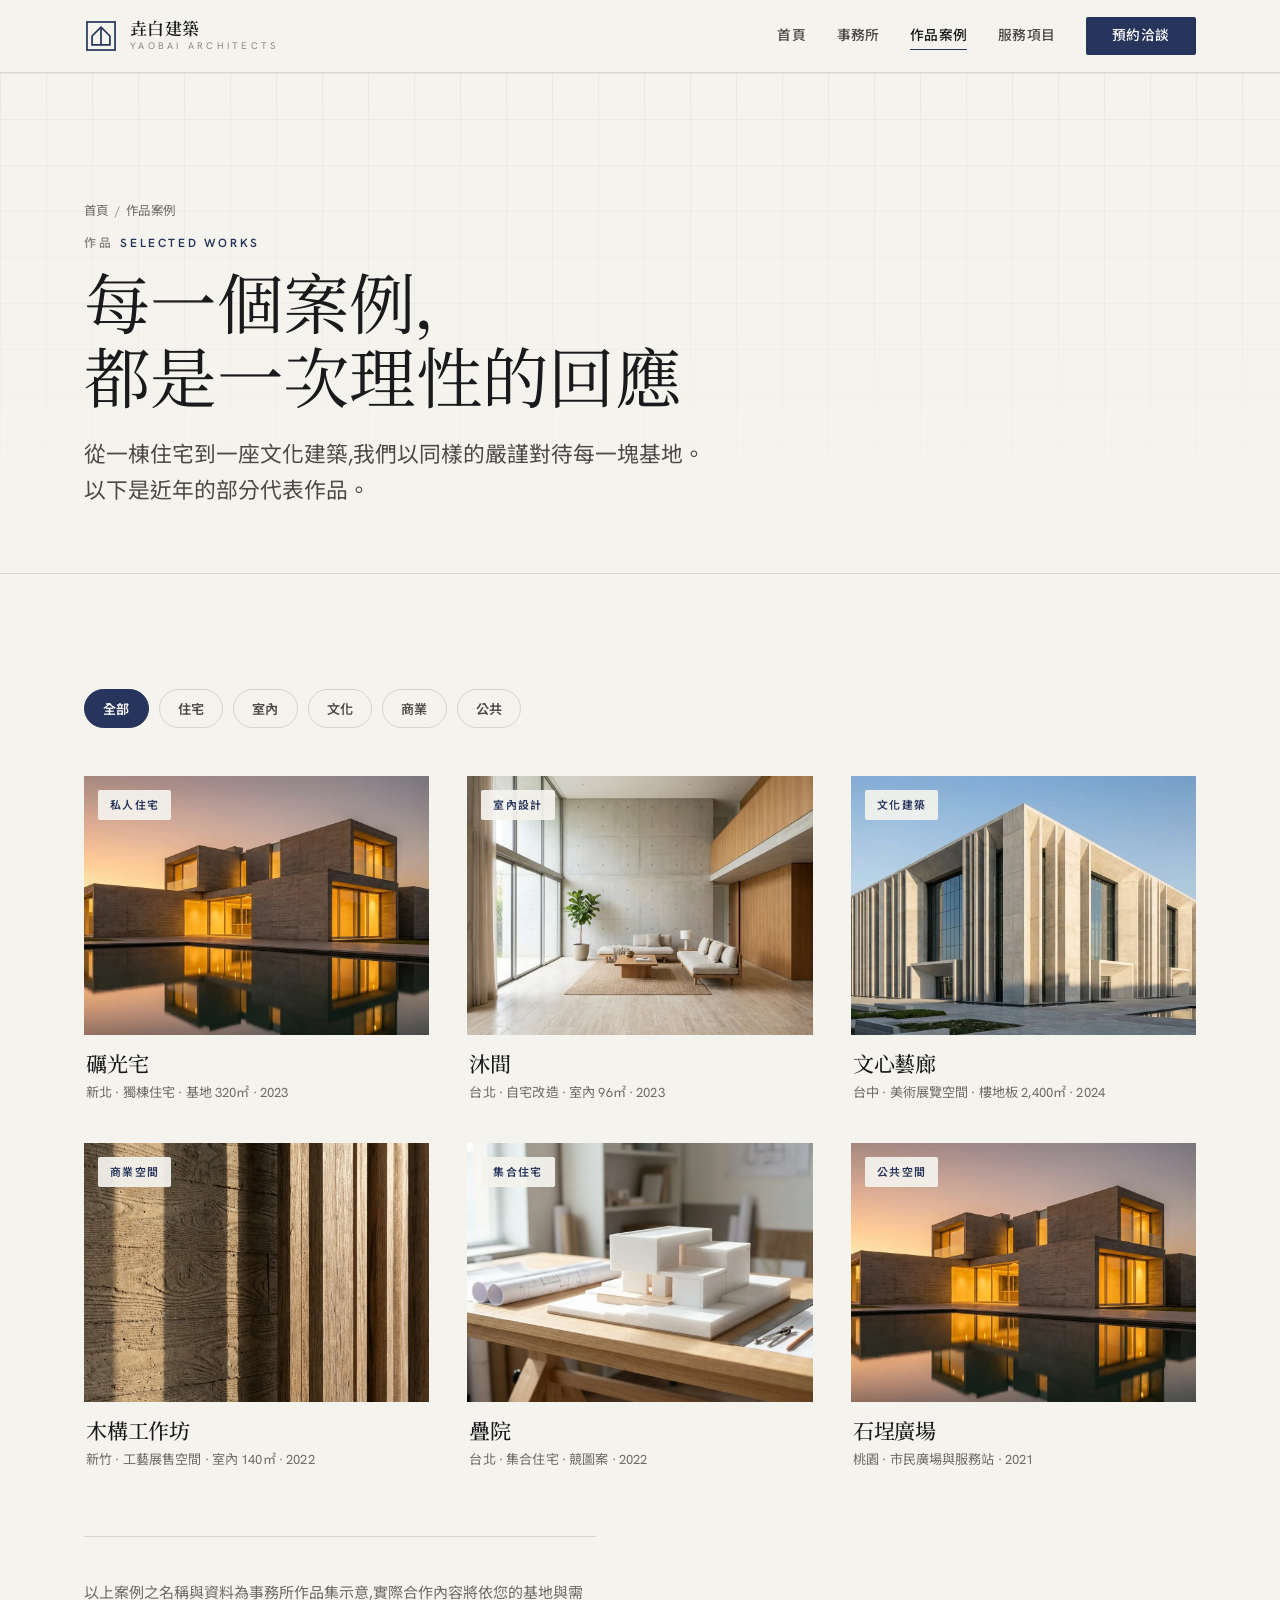
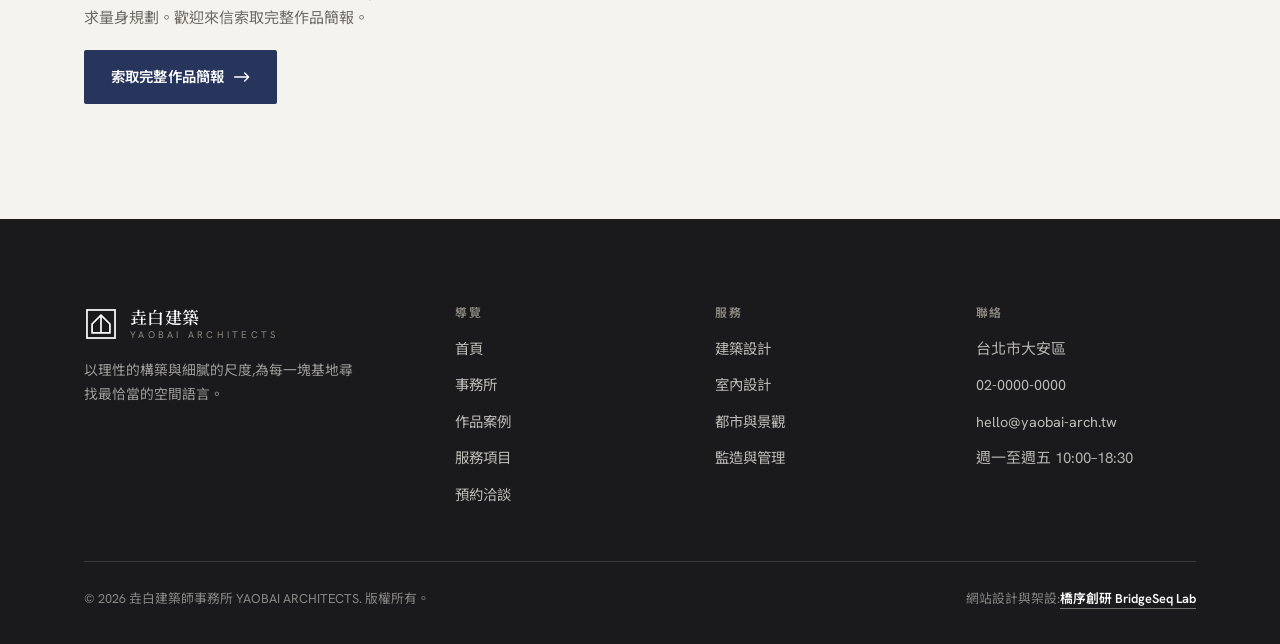
<file: projects.html>
<!DOCTYPE html>
<html lang="zh-Hant">
<head>
<meta charset="UTF-8">
<meta name="viewport" content="width=device-width, initial-scale=1">
<title>作品案例｜住宅・室內・文化與公共建築｜垚白建築師事務所</title>
<meta name="description" content="瀏覽垚白建築師事務所的代表作品,涵蓋私人住宅、室內整建、文化建築與公共空間。每一個案例都是對基地、材料與生活的一次理性回應。">
<meta name="keywords" content="建築作品,建築案例,住宅設計案例,室內設計作品,文化建築,公共空間,清水模住宅,垚白建築作品集">
<link rel="canonical" href="https://izzo24.github.io/heshi-architects/projects.html">
<meta name="robots" content="index,follow">
<meta name="theme-color" content="#27345B">
<meta property="og:type" content="website">
<meta property="og:site_name" content="垚白建築師事務所 YAOBAI ARCHITECTS">
<meta property="og:locale" content="zh_TW">
<meta property="og:title" content="作品案例｜垚白建築師事務所">
<meta property="og:description" content="住宅、室內、文化與公共建築。每一個案例都是對基地與生活的理性回應。">
<meta property="og:url" content="https://izzo24.github.io/heshi-architects/projects.html">
<meta property="og:image" content="https://izzo24.github.io/heshi-architects/images/project.webp">
<meta name="twitter:card" content="summary_large_image">
<meta name="twitter:title" content="作品案例｜垚白建築師事務所">
<meta name="twitter:description" content="住宅、室內、文化與公共建築作品集。">
<meta name="twitter:image" content="https://izzo24.github.io/heshi-architects/images/project.webp">
<link rel="icon" href="./assets/favicon.svg" type="image/svg+xml">
<link rel="preconnect" href="https://fonts.googleapis.com">
<link rel="preconnect" href="https://fonts.gstatic.com" crossorigin>
<link href="https://fonts.googleapis.com/css2?family=Fraunces:opsz,wght@9..144,400;9..144,500;9..144,600&family=Hanken+Grotesk:wght@400;500;600;700&family=Noto+Sans+TC:wght@400;500;700&family=Noto+Serif+TC:wght@500;600&display=swap" rel="stylesheet">
<link rel="stylesheet" href="./assets/styles.css?v=1">
<script type="application/ld+json">
{"@context":"https://schema.org","@graph":[
{"@type":"CollectionPage","@id":"https://izzo24.github.io/heshi-architects/projects.html","url":"https://izzo24.github.io/heshi-architects/projects.html","name":"作品案例｜垚白建築師事務所","inLanguage":"zh-Hant","isPartOf":{"@id":"https://izzo24.github.io/heshi-architects/#web"}},
{"@type":"ItemList","name":"垚白建築 作品案例","itemListElement":[
{"@type":"ListItem","position":1,"name":"礪光宅 — 私人住宅"},
{"@type":"ListItem","position":2,"name":"沐間 — 室內設計"},
{"@type":"ListItem","position":3,"name":"文心藝廊 — 文化建築"},
{"@type":"ListItem","position":4,"name":"木構工作坊 — 商業空間"},
{"@type":"ListItem","position":5,"name":"疊院 — 集合住宅"},
{"@type":"ListItem","position":6,"name":"石埕廣場 — 公共空間"}]},
{"@type":"BreadcrumbList","itemListElement":[
{"@type":"ListItem","position":1,"name":"首頁","item":"https://izzo24.github.io/heshi-architects/index.html"},
{"@type":"ListItem","position":2,"name":"作品案例","item":"https://izzo24.github.io/heshi-architects/projects.html"}]}
]}
</script>
</head>
<body>
<a class="skip" href="#main">跳至主要內容</a>

<header class="site-head">
  <div class="wrap nav">
    <a class="brand" href="./index.html" aria-label="垚白建築師事務所 首頁">
      <svg class="logo" style="color:var(--indigo)" viewBox="0 0 40 40" fill="none" stroke="currentColor" aria-hidden="true"><rect x="3.5" y="3.5" width="33" height="33" stroke-width="2"/><path d="M20 9.5 30.5 20 30.5 30.5 9.5 30.5 9.5 20Z" stroke-width="2" stroke-linejoin="round"/><path d="M20 9.5V30.5" stroke-width="2"/></svg>
      <span class="wm"><b>垚白建築</b><span>YAOBAI ARCHITECTS</span></span>
    </a>
    <nav aria-label="主選單">
      <ul class="nav-links">
        <li><a href="./index.html">首頁</a></li>
        <li><a href="./about.html">事務所</a></li>
        <li><a href="./projects.html" aria-current="page">作品案例</a></li>
        <li><a href="./services.html">服務項目</a></li>
        <li><a href="./contact.html" class="nav-cta desk">預約洽談</a></li>
      </ul>
    </nav>
    <button class="burger" aria-label="開啟選單" aria-expanded="false" aria-controls="drawer"><span></span></button>
  </div>
</header>

<nav class="drawer" id="drawer" aria-label="行動選單">
  <a href="./index.html">首頁 <span class="ix">01</span></a>
  <a href="./about.html">事務所 <span class="ix">02</span></a>
  <a href="./projects.html">作品案例 <span class="ix">03</span></a>
  <a href="./services.html">服務項目 <span class="ix">04</span></a>
  <a href="./contact.html">預約洽談 <span class="ix">05</span></a>
  <div class="draw-foot">垚白建築師事務所 · 台北市大安區</div>
</nav>

<main id="main">

  <section class="page-hero">
    <div class="wrap">
      <div class="crumbs"><a href="./index.html">首頁</a><span>/</span>作品案例</div>
      <span class="eyebrow"><span class="num">作品</span> SELECTED WORKS</span>
      <h1>每一個案例,<br>都是一次理性的回應</h1>
      <p class="lead">從一棟住宅到一座文化建築,我們以同樣的嚴謹對待每一塊基地。以下是近年的部分代表作品。</p>
    </div>
  </section>

  <section class="section">
    <div class="wrap">
      <div class="filters" data-filters role="group" aria-label="作品分類篩選">
        <button data-filter="all" aria-pressed="true">全部</button>
        <button data-filter="residential" aria-pressed="false">住宅</button>
        <button data-filter="interior" aria-pressed="false">室內</button>
        <button data-filter="culture" aria-pressed="false">文化</button>
        <button data-filter="commercial" aria-pressed="false">商業</button>
        <button data-filter="public" aria-pressed="false">公共</button>
      </div>

      <div class="grid g-3">
        <article class="proj reveal" data-cat="residential">
          <div class="ph"><img src="./images/hero.webp" alt="礪光宅獨棟住宅外觀,黃昏柔光下的清水混凝土量體與水池倒影" width="800" height="600" loading="lazy"><span class="cat">私人住宅</span></div>
          <div class="pm"><h3>礪光宅</h3><div class="meta">新北 · 獨棟住宅 · 基地 320㎡ · 2023</div></div>
        </article>
        <article class="proj reveal" data-cat="interior">
          <div class="ph"><img src="./images/interior.webp" alt="沐間室內,挑高客廳與落地窗,清水模牆面搭配溫潤木質" width="800" height="600" loading="lazy"><span class="cat">室內設計</span></div>
          <div class="pm"><h3>沐間</h3><div class="meta">台北 · 自宅改造 · 室內 96㎡ · 2023</div></div>
        </article>
        <article class="proj reveal" data-cat="culture">
          <div class="ph"><img src="./images/project.webp" alt="文心藝廊文化建築立面,韻律性混凝土垂直翼板與深邃陰影" width="800" height="600" loading="lazy"><span class="cat">文化建築</span></div>
          <div class="pm"><h3>文心藝廊</h3><div class="meta">台中 · 美術展覽空間 · 樓地板 2,400㎡ · 2024</div></div>
        </article>
        <article class="proj reveal" data-cat="commercial">
          <div class="ph"><img src="./images/detail.webp" alt="木構工作坊細部,清水模牆與實木格柵在光影中呈現質地" width="800" height="600" loading="lazy"><span class="cat">商業空間</span></div>
          <div class="pm"><h3>木構工作坊</h3><div class="meta">新竹 · 工藝展售空間 · 室內 140㎡ · 2022</div></div>
        </article>
        <article class="proj reveal" data-cat="residential">
          <div class="ph"><img src="./images/model.webp" alt="疊院集合住宅競圖實體模型,層層退縮的院落量體" width="800" height="600" loading="lazy"><span class="cat">集合住宅</span></div>
          <div class="pm"><h3>疊院</h3><div class="meta">台北 · 集合住宅 · 競圖案 · 2022</div></div>
        </article>
        <article class="proj reveal" data-cat="public">
          <div class="ph"><img src="./images/hero.webp" alt="石埕廣場公共空間,日落時分的開放鋪面與量體" width="800" height="600" loading="lazy"><span class="cat">公共空間</span></div>
          <div class="pm"><h3>石埕廣場</h3><div class="meta">桃園 · 市民廣場與服務站 · 2021</div></div>
        </article>
      </div>

      <div class="reveal" style="margin-top:clamp(40px,5vw,64px);border-top:1px solid var(--line);padding-top:clamp(28px,3.5vw,44px);max-width:64ch">
        <p class="muted">以上案例之名稱與資料為事務所作品集示意,實際合作內容將依您的基地與需求量身規劃。歡迎來信索取完整作品簡報。</p>
        <p style="margin-top:1.2em"><a class="btn btn-primary" href="./contact.html">索取完整作品簡報
          <svg viewBox="0 0 24 14" fill="none" stroke="currentColor" stroke-width="2"><path d="M1 7h21M16 1l6 6-6 6" stroke-linecap="round" stroke-linejoin="round"/></svg></a></p>
      </div>
    </div>
  </section>

</main>

<footer class="site-foot">
  <div class="wrap">
    <div class="foot-top">
      <div class="foot-brand">
        <a class="brand" href="./index.html" aria-label="垚白建築師事務所 首頁">
          <svg class="logo" style="color:#fff" viewBox="0 0 40 40" fill="none" stroke="currentColor" aria-hidden="true"><rect x="3.5" y="3.5" width="33" height="33" stroke-width="2"/><path d="M20 9.5 30.5 20 30.5 30.5 9.5 30.5 9.5 20Z" stroke-width="2" stroke-linejoin="round"/><path d="M20 9.5V30.5" stroke-width="2"/></svg>
          <span class="wm"><b>垚白建築</b><span>YAOBAI ARCHITECTS</span></span>
        </a>
        <p>以理性的構築與細膩的尺度,為每一塊基地尋找最恰當的空間語言。</p>
      </div>
      <div class="foot-col"><h4>導覽</h4><ul>
        <li><a href="./index.html">首頁</a></li>
        <li><a href="./about.html">事務所</a></li>
        <li><a href="./projects.html">作品案例</a></li>
        <li><a href="./services.html">服務項目</a></li>
        <li><a href="./contact.html">預約洽談</a></li>
      </ul></div>
      <div class="foot-col"><h4>服務</h4><ul>
        <li><a href="./services.html">建築設計</a></li>
        <li><a href="./services.html">室內設計</a></li>
        <li><a href="./services.html">都市與景觀</a></li>
        <li><a href="./services.html">監造與管理</a></li>
      </ul></div>
      <div class="foot-col"><h4>聯絡</h4><ul>
        <li>台北市大安區</li>
        <li><a href="tel:+886200000000">02-0000-0000</a></li>
        <li><a href="mailto:hello@yaobai-arch.tw">hello@yaobai-arch.tw</a></li>
        <li>週一至週五 10:00–18:30</li>
      </ul></div>
    </div>
    <div class="foot-bottom">
      <span>© <span id="yr">2026</span> 垚白建築師事務所 YAOBAI ARCHITECTS. 版權所有。</span>
      <span class="credit">網站設計與架設:<a class="credit-link" href="https://bridgeseqlab.com" target="_blank" rel="noopener"><b>橋序創研 BridgeSeq Lab</b></a></span>
    </div>
  </div>
</footer>

<button class="to-top" aria-label="回到頂端"><svg viewBox="0 0 24 24" fill="none" stroke="currentColor" stroke-width="2"><path d="M12 19V5M5 12l7-7 7 7" stroke-linecap="round" stroke-linejoin="round"/></svg></button>

<script src="./assets/app.js?v=1"></script>
</body>
</html>
</file>
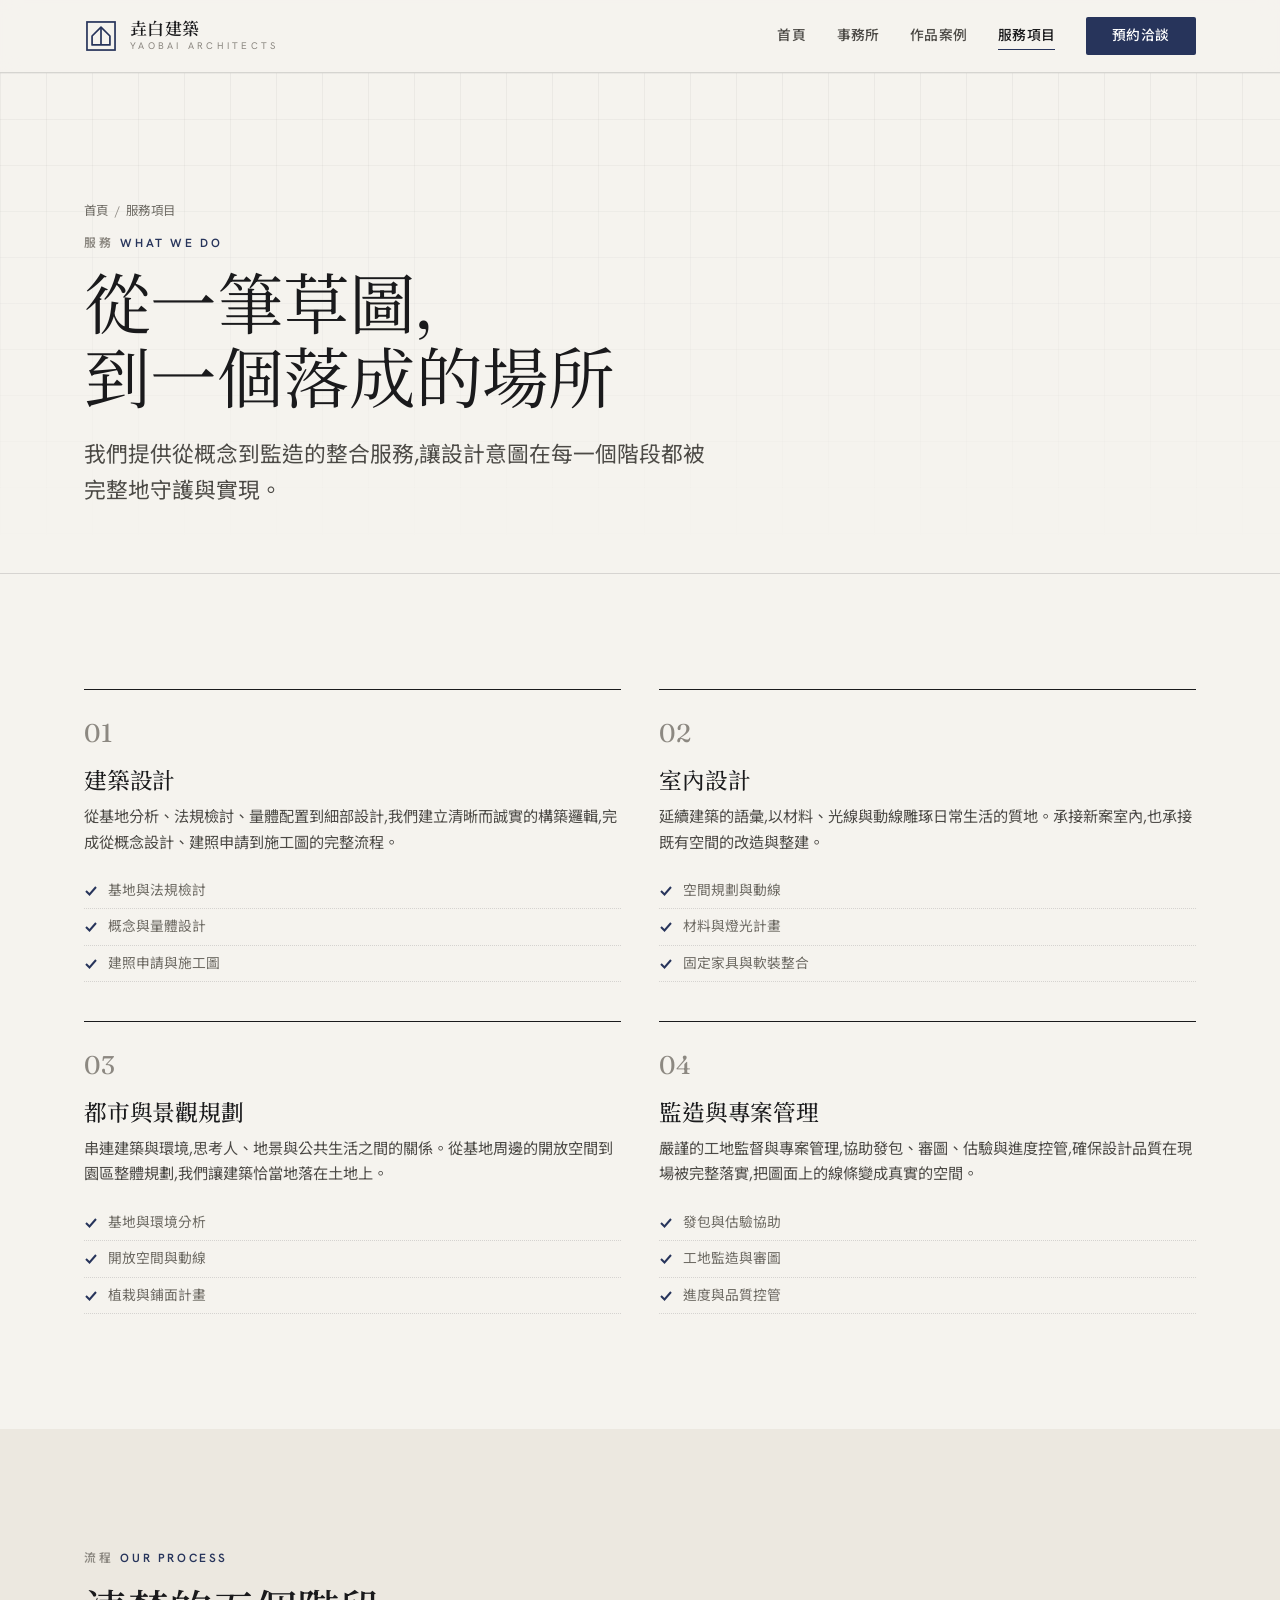
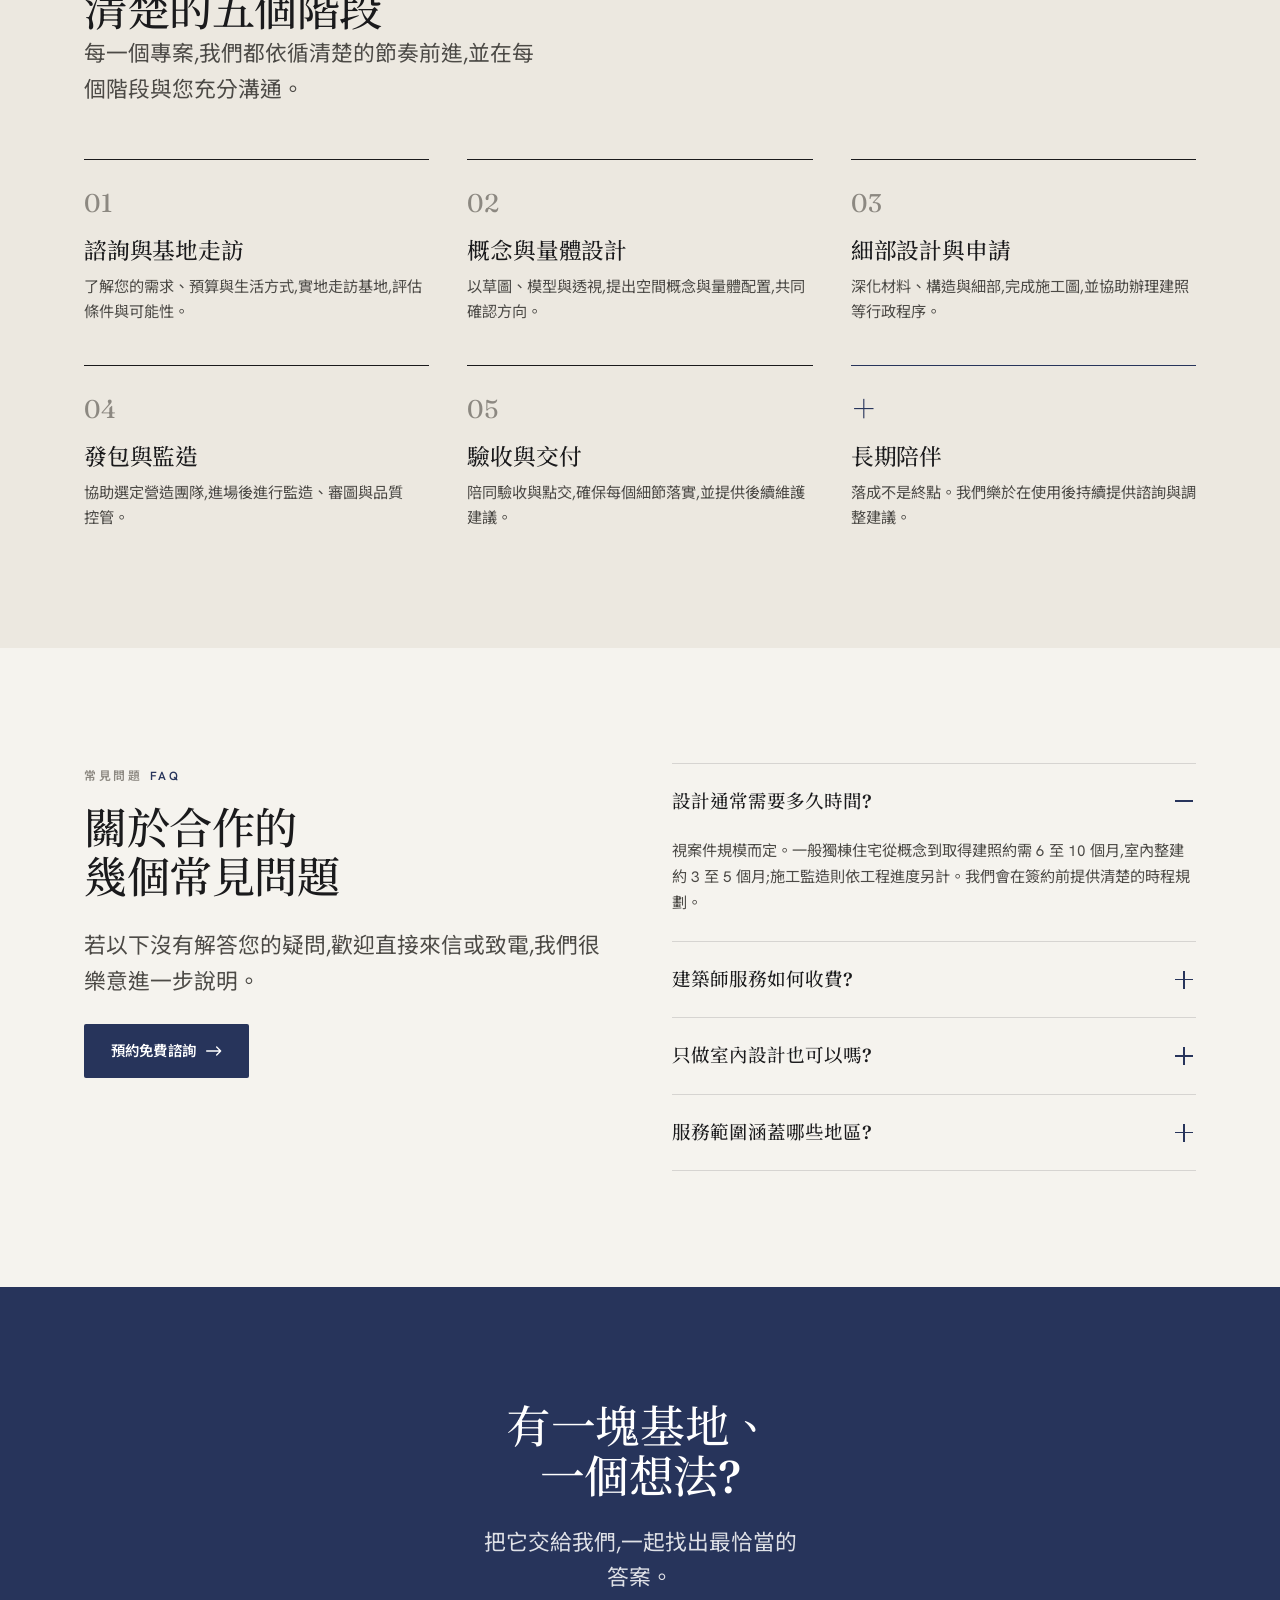
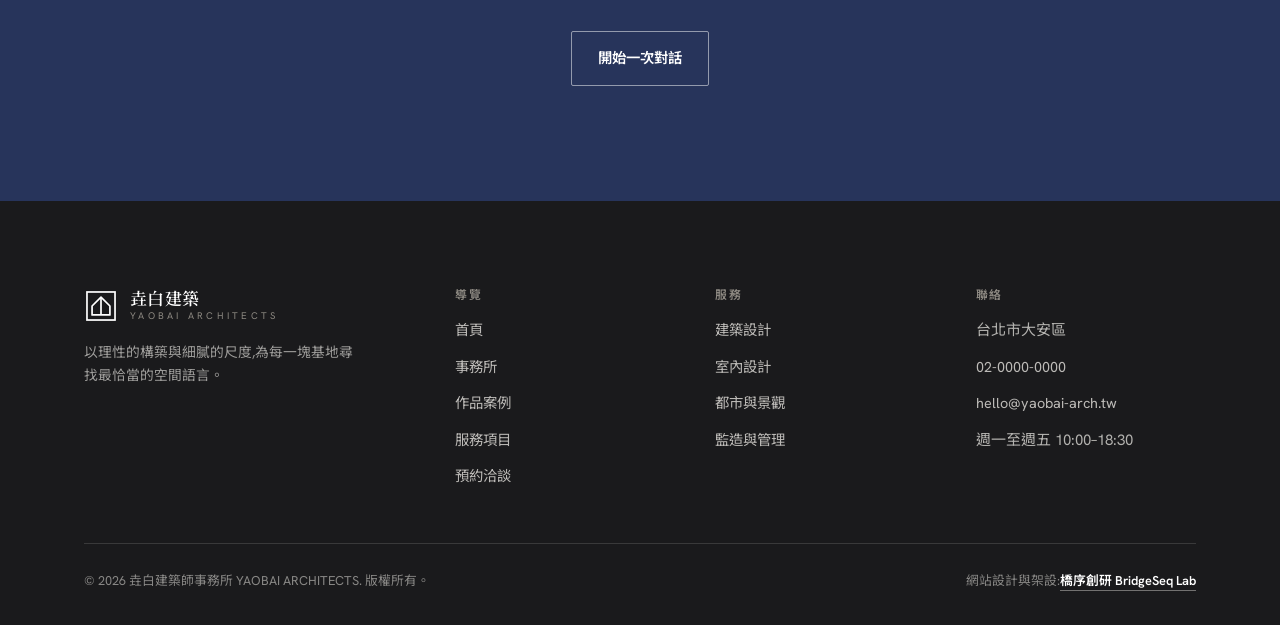
<file: services.html>
<!DOCTYPE html>
<html lang="zh-Hant">
<head>
<meta charset="UTF-8">
<meta name="viewport" content="width=device-width, initial-scale=1">
<title>服務項目｜建築設計・室內・監造整合服務｜垚白建築師事務所</title>
<meta name="description" content="垚白建築師事務所提供建築設計、室內設計、都市與景觀規劃,以及監造與專案管理的整合服務。從概念、設計、申請到施工監造,完整守護您的設計意圖。">
<meta name="keywords" content="建築設計服務,室內設計服務,監造,專案管理,景觀規劃,建築流程,建築師收費,設計諮詢,垚白建築服務">
<link rel="canonical" href="https://izzo24.github.io/heshi-architects/services.html">
<meta name="robots" content="index,follow">
<meta name="theme-color" content="#27345B">
<meta property="og:type" content="website">
<meta property="og:site_name" content="垚白建築師事務所 YAOBAI ARCHITECTS">
<meta property="og:locale" content="zh_TW">
<meta property="og:title" content="服務項目｜垚白建築師事務所">
<meta property="og:description" content="建築設計、室內設計、都市景觀與監造管理的整合服務,從概念到落成完整守護設計意圖。">
<meta property="og:url" content="https://izzo24.github.io/heshi-architects/services.html">
<meta property="og:image" content="https://izzo24.github.io/heshi-architects/images/detail.webp">
<meta name="twitter:card" content="summary_large_image">
<meta name="twitter:title" content="服務項目｜垚白建築師事務所">
<meta name="twitter:description" content="從概念到監造的整合建築與室內設計服務。">
<meta name="twitter:image" content="https://izzo24.github.io/heshi-architects/images/detail.webp">
<link rel="icon" href="./assets/favicon.svg" type="image/svg+xml">
<link rel="preconnect" href="https://fonts.googleapis.com">
<link rel="preconnect" href="https://fonts.gstatic.com" crossorigin>
<link href="https://fonts.googleapis.com/css2?family=Fraunces:opsz,wght@9..144,400;9..144,500;9..144,600&family=Hanken+Grotesk:wght@400;500;600;700&family=Noto+Sans+TC:wght@400;500;700&family=Noto+Serif+TC:wght@500;600&display=swap" rel="stylesheet">
<link rel="stylesheet" href="./assets/styles.css?v=1">
<script type="application/ld+json">
{"@context":"https://schema.org","@graph":[
{"@type":"WebPage","@id":"https://izzo24.github.io/heshi-architects/services.html","url":"https://izzo24.github.io/heshi-architects/services.html","name":"服務項目｜垚白建築師事務所","inLanguage":"zh-Hant","isPartOf":{"@id":"https://izzo24.github.io/heshi-architects/#web"}},
{"@type":"Service","serviceType":"建築設計","provider":{"@id":"https://izzo24.github.io/heshi-architects/#org"},"areaServed":"TW","hasOfferCatalog":{"@type":"OfferCatalog","name":"垚白建築服務項目","itemListElement":[
{"@type":"Offer","itemOffered":{"@type":"Service","name":"建築設計"}},
{"@type":"Offer","itemOffered":{"@type":"Service","name":"室內設計"}},
{"@type":"Offer","itemOffered":{"@type":"Service","name":"都市與景觀規劃"}},
{"@type":"Offer","itemOffered":{"@type":"Service","name":"監造與專案管理"}}]}},
{"@type":"FAQPage","mainEntity":[
{"@type":"Question","name":"設計通常需要多久時間?","acceptedAnswer":{"@type":"Answer","text":"視案件規模而定。一般獨棟住宅從概念到取得建照約需 6 至 10 個月,室內整建約 3 至 5 個月;施工監造則依工程進度另計。我們會在簽約前提供清楚的時程規劃。"}},
{"@type":"Question","name":"建築師服務如何收費?","acceptedAnswer":{"@type":"Answer","text":"我們依案件類型與服務範圍報價,常見為工程造價的百分比或固定設計費。第一次諮詢免費,並會提供透明的階段性收費說明。"}},
{"@type":"Question","name":"只做室內設計、沒有要蓋新房子也可以嗎?","acceptedAnswer":{"@type":"Answer","text":"可以。我們承接純室內整建與既有建築改造,並能延續或重新建立空間的整體語彙。"}},
{"@type":"Question","name":"你們的服務範圍涵蓋哪些地區?","acceptedAnswer":{"@type":"Answer","text":"以大台北為主要服務區域,並承接全台各地的建築與文化建築案。海外案件可另行洽談。"}}]},
{"@type":"BreadcrumbList","itemListElement":[
{"@type":"ListItem","position":1,"name":"首頁","item":"https://izzo24.github.io/heshi-architects/index.html"},
{"@type":"ListItem","position":2,"name":"服務項目","item":"https://izzo24.github.io/heshi-architects/services.html"}]}
]}
</script>
</head>
<body>
<a class="skip" href="#main">跳至主要內容</a>

<header class="site-head">
  <div class="wrap nav">
    <a class="brand" href="./index.html" aria-label="垚白建築師事務所 首頁">
      <svg class="logo" style="color:var(--indigo)" viewBox="0 0 40 40" fill="none" stroke="currentColor" aria-hidden="true"><rect x="3.5" y="3.5" width="33" height="33" stroke-width="2"/><path d="M20 9.5 30.5 20 30.5 30.5 9.5 30.5 9.5 20Z" stroke-width="2" stroke-linejoin="round"/><path d="M20 9.5V30.5" stroke-width="2"/></svg>
      <span class="wm"><b>垚白建築</b><span>YAOBAI ARCHITECTS</span></span>
    </a>
    <nav aria-label="主選單">
      <ul class="nav-links">
        <li><a href="./index.html">首頁</a></li>
        <li><a href="./about.html">事務所</a></li>
        <li><a href="./projects.html">作品案例</a></li>
        <li><a href="./services.html" aria-current="page">服務項目</a></li>
        <li><a href="./contact.html" class="nav-cta desk">預約洽談</a></li>
      </ul>
    </nav>
    <button class="burger" aria-label="開啟選單" aria-expanded="false" aria-controls="drawer"><span></span></button>
  </div>
</header>

<nav class="drawer" id="drawer" aria-label="行動選單">
  <a href="./index.html">首頁 <span class="ix">01</span></a>
  <a href="./about.html">事務所 <span class="ix">02</span></a>
  <a href="./projects.html">作品案例 <span class="ix">03</span></a>
  <a href="./services.html">服務項目 <span class="ix">04</span></a>
  <a href="./contact.html">預約洽談 <span class="ix">05</span></a>
  <div class="draw-foot">垚白建築師事務所 · 台北市大安區</div>
</nav>

<main id="main">

  <section class="page-hero">
    <div class="wrap">
      <div class="crumbs"><a href="./index.html">首頁</a><span>/</span>服務項目</div>
      <span class="eyebrow"><span class="num">服務</span> WHAT WE DO</span>
      <h1>從一筆草圖,<br>到一個落成的場所</h1>
      <p class="lead">我們提供從概念到監造的整合服務,讓設計意圖在每一個階段都被完整地守護與實現。</p>
    </div>
  </section>

  <!-- SERVICES DETAIL -->
  <section class="section">
    <div class="wrap grid g-2">
      <div class="feat reveal"><span class="fn">01</span><h3>建築設計</h3>
        <p>從基地分析、法規檢討、量體配置到細部設計,我們建立清晰而誠實的構築邏輯,完成從概念設計、建照申請到施工圖的完整流程。</p>
        <ul>
          <li><svg viewBox="0 0 14 14" fill="none" stroke="currentColor" stroke-width="2"><path d="M2 7l3.5 3.5L12 3"/></svg>基地與法規檢討</li>
          <li><svg viewBox="0 0 14 14" fill="none" stroke="currentColor" stroke-width="2"><path d="M2 7l3.5 3.5L12 3"/></svg>概念與量體設計</li>
          <li><svg viewBox="0 0 14 14" fill="none" stroke="currentColor" stroke-width="2"><path d="M2 7l3.5 3.5L12 3"/></svg>建照申請與施工圖</li>
        </ul>
      </div>
      <div class="feat reveal"><span class="fn">02</span><h3>室內設計</h3>
        <p>延續建築的語彙,以材料、光線與動線雕琢日常生活的質地。承接新案室內,也承接既有空間的改造與整建。</p>
        <ul>
          <li><svg viewBox="0 0 14 14" fill="none" stroke="currentColor" stroke-width="2"><path d="M2 7l3.5 3.5L12 3"/></svg>空間規劃與動線</li>
          <li><svg viewBox="0 0 14 14" fill="none" stroke="currentColor" stroke-width="2"><path d="M2 7l3.5 3.5L12 3"/></svg>材料與燈光計畫</li>
          <li><svg viewBox="0 0 14 14" fill="none" stroke="currentColor" stroke-width="2"><path d="M2 7l3.5 3.5L12 3"/></svg>固定家具與軟裝整合</li>
        </ul>
      </div>
      <div class="feat reveal"><span class="fn">03</span><h3>都市與景觀規劃</h3>
        <p>串連建築與環境,思考人、地景與公共生活之間的關係。從基地周邊的開放空間到園區整體規劃,我們讓建築恰當地落在土地上。</p>
        <ul>
          <li><svg viewBox="0 0 14 14" fill="none" stroke="currentColor" stroke-width="2"><path d="M2 7l3.5 3.5L12 3"/></svg>基地與環境分析</li>
          <li><svg viewBox="0 0 14 14" fill="none" stroke="currentColor" stroke-width="2"><path d="M2 7l3.5 3.5L12 3"/></svg>開放空間與動線</li>
          <li><svg viewBox="0 0 14 14" fill="none" stroke="currentColor" stroke-width="2"><path d="M2 7l3.5 3.5L12 3"/></svg>植栽與鋪面計畫</li>
        </ul>
      </div>
      <div class="feat reveal"><span class="fn">04</span><h3>監造與專案管理</h3>
        <p>嚴謹的工地監督與專案管理,協助發包、審圖、估驗與進度控管,確保設計品質在現場被完整落實,把圖面上的線條變成真實的空間。</p>
        <ul>
          <li><svg viewBox="0 0 14 14" fill="none" stroke="currentColor" stroke-width="2"><path d="M2 7l3.5 3.5L12 3"/></svg>發包與估驗協助</li>
          <li><svg viewBox="0 0 14 14" fill="none" stroke="currentColor" stroke-width="2"><path d="M2 7l3.5 3.5L12 3"/></svg>工地監造與審圖</li>
          <li><svg viewBox="0 0 14 14" fill="none" stroke="currentColor" stroke-width="2"><path d="M2 7l3.5 3.5L12 3"/></svg>進度與品質控管</li>
        </ul>
      </div>
    </div>
  </section>

  <!-- PROCESS -->
  <section class="section panel">
    <div class="wrap">
      <div class="reveal" style="max-width:58ch;margin-bottom:clamp(34px,4vw,56px)">
        <span class="eyebrow"><span class="num">流程</span> OUR PROCESS</span>
        <h2 style="font-size:clamp(1.8rem,3.4vw,2.7rem);margin-top:.4em;">清楚的五個階段</h2>
        <p class="lead">每一個專案,我們都依循清楚的節奏前進,並在每個階段與您充分溝通。</p>
      </div>
      <div class="grid g-3">
        <div class="feat reveal"><span class="fn">01</span><h3>諮詢與基地走訪</h3><p>了解您的需求、預算與生活方式,實地走訪基地,評估條件與可能性。</p></div>
        <div class="feat reveal"><span class="fn">02</span><h3>概念與量體設計</h3><p>以草圖、模型與透視,提出空間概念與量體配置,共同確認方向。</p></div>
        <div class="feat reveal"><span class="fn">03</span><h3>細部設計與申請</h3><p>深化材料、構造與細部,完成施工圖,並協助辦理建照等行政程序。</p></div>
        <div class="feat reveal"><span class="fn">04</span><h3>發包與監造</h3><p>協助選定營造團隊,進場後進行監造、審圖與品質控管。</p></div>
        <div class="feat reveal"><span class="fn">05</span><h3>驗收與交付</h3><p>陪同驗收與點交,確保每個細節落實,並提供後續維護建議。</p></div>
        <div class="feat reveal" style="border-top-color:var(--indigo)"><span class="fn" style="color:var(--indigo)">＋</span><h3>長期陪伴</h3><p>落成不是終點。我們樂於在使用後持續提供諮詢與調整建議。</p></div>
      </div>
    </div>
  </section>

  <!-- FAQ -->
  <section class="section">
    <div class="wrap split" style="align-items:start">
      <div class="reveal">
        <span class="eyebrow"><span class="num">常見問題</span> FAQ</span>
        <h2 style="font-size:clamp(1.8rem,3.4vw,2.7rem);margin:.4em 0 .6em;">關於合作的<br>幾個常見問題</h2>
        <p class="lead">若以下沒有解答您的疑問,歡迎直接來信或致電,我們很樂意進一步說明。</p>
        <p style="margin-top:1.4em"><a class="btn btn-primary" href="./contact.html">預約免費諮詢
          <svg viewBox="0 0 24 14" fill="none" stroke="currentColor" stroke-width="2"><path d="M1 7h21M16 1l6 6-6 6" stroke-linecap="round" stroke-linejoin="round"/></svg></a></p>
      </div>
      <div class="acc reveal">
        <details open><summary>設計通常需要多久時間?<span class="ic" aria-hidden="true"></span></summary>
          <div class="body">視案件規模而定。一般獨棟住宅從概念到取得建照約需 6 至 10 個月,室內整建約 3 至 5 個月;施工監造則依工程進度另計。我們會在簽約前提供清楚的時程規劃。</div></details>
        <details><summary>建築師服務如何收費?<span class="ic" aria-hidden="true"></span></summary>
          <div class="body">我們依案件類型與服務範圍報價,常見為工程造價的百分比或固定設計費。第一次諮詢免費,並會提供透明的階段性收費說明,讓您清楚每一筆費用的對應內容。</div></details>
        <details><summary>只做室內設計也可以嗎?<span class="ic" aria-hidden="true"></span></summary>
          <div class="body">可以。我們承接純室內整建與既有建築改造,並能延續或重新建立空間的整體語彙,不一定要從新建工程開始。</div></details>
        <details><summary>服務範圍涵蓋哪些地區?<span class="ic" aria-hidden="true"></span></summary>
          <div class="body">以大台北為主要服務區域,並承接全台各地的建築與文化建築案。海外案件可另行洽談。</div></details>
      </div>
    </div>
  </section>

  <section class="section panel-indigo">
    <div class="wrap center" style="max-width:56ch;margin-inline:auto">
      <h2 style="font-size:clamp(1.9rem,3.6vw,2.8rem);margin-bottom:.5em;">有一塊基地、一個想法?</h2>
      <p class="lead" style="color:rgba(255,255,255,.85);margin-bottom:1.6em">把它交給我們,一起找出最恰當的答案。</p>
      <a class="btn btn-light" href="./contact.html">開始一次對話</a>
    </div>
  </section>

</main>

<footer class="site-foot">
  <div class="wrap">
    <div class="foot-top">
      <div class="foot-brand">
        <a class="brand" href="./index.html" aria-label="垚白建築師事務所 首頁">
          <svg class="logo" style="color:#fff" viewBox="0 0 40 40" fill="none" stroke="currentColor" aria-hidden="true"><rect x="3.5" y="3.5" width="33" height="33" stroke-width="2"/><path d="M20 9.5 30.5 20 30.5 30.5 9.5 30.5 9.5 20Z" stroke-width="2" stroke-linejoin="round"/><path d="M20 9.5V30.5" stroke-width="2"/></svg>
          <span class="wm"><b>垚白建築</b><span>YAOBAI ARCHITECTS</span></span>
        </a>
        <p>以理性的構築與細膩的尺度,為每一塊基地尋找最恰當的空間語言。</p>
      </div>
      <div class="foot-col"><h4>導覽</h4><ul>
        <li><a href="./index.html">首頁</a></li>
        <li><a href="./about.html">事務所</a></li>
        <li><a href="./projects.html">作品案例</a></li>
        <li><a href="./services.html">服務項目</a></li>
        <li><a href="./contact.html">預約洽談</a></li>
      </ul></div>
      <div class="foot-col"><h4>服務</h4><ul>
        <li><a href="./services.html">建築設計</a></li>
        <li><a href="./services.html">室內設計</a></li>
        <li><a href="./services.html">都市與景觀</a></li>
        <li><a href="./services.html">監造與管理</a></li>
      </ul></div>
      <div class="foot-col"><h4>聯絡</h4><ul>
        <li>台北市大安區</li>
        <li><a href="tel:+886200000000">02-0000-0000</a></li>
        <li><a href="mailto:hello@yaobai-arch.tw">hello@yaobai-arch.tw</a></li>
        <li>週一至週五 10:00–18:30</li>
      </ul></div>
    </div>
    <div class="foot-bottom">
      <span>© <span id="yr">2026</span> 垚白建築師事務所 YAOBAI ARCHITECTS. 版權所有。</span>
      <span class="credit">網站設計與架設:<a class="credit-link" href="https://bridgeseqlab.com" target="_blank" rel="noopener"><b>橋序創研 BridgeSeq Lab</b></a></span>
    </div>
  </div>
</footer>

<button class="to-top" aria-label="回到頂端"><svg viewBox="0 0 24 24" fill="none" stroke="currentColor" stroke-width="2"><path d="M12 19V5M5 12l7-7 7 7" stroke-linecap="round" stroke-linejoin="round"/></svg></button>

<script src="./assets/app.js?v=1"></script>
</body>
</html>
</file>
<file: assets/styles.css>
/* ===========================================================
   垚白建築師事務所 YAOBAI ARCHITECTS
   當代建築理性主義 / 暖紙 × 混凝土 × 墨 × 藍圖靛
   =========================================================== */

:root{
  --paper:#F5F3EE;
  --paper-2:#ECE8E0;
  --paper-3:#E2DDD2;
  --concrete:#C9C5BC;
  --concrete-2:#8C8881;
  --ink:#1A1A1C;
  --ink-2:#4C4A46;
  --ink-3:#6E6B64;
  --indigo:#27345B;
  --indigo-2:#3C4F86;
  --indigo-tint:#E7EAF2;
  --clay:#A8553B;
  --line:rgba(26,26,28,.14);
  --line-2:rgba(26,26,28,.08);
  --shadow:0 18px 50px -28px rgba(26,26,28,.45);

  --serif:"Fraunces","Noto Serif TC",Georgia,serif;
  --sans:"Hanken Grotesk","Noto Sans TC","Helvetica Neue",Arial,sans-serif;

  --wrap:1240px;
  --gut:clamp(20px,5vw,64px);
}

*,*::before,*::after{box-sizing:border-box}
html{scroll-behavior:smooth;-webkit-text-size-adjust:100%}
body{
  margin:0;background:var(--paper);color:var(--ink);
  font-family:var(--sans);font-size:clamp(15px,1.05vw,17px);
  line-height:1.7;font-weight:400;
  -webkit-font-smoothing:antialiased;text-rendering:optimizeLegibility;
  overflow-x:hidden;
}
img{max-width:100%;height:auto;display:block}
a{color:inherit;text-decoration:none}
h1,h2,h3,h4{font-family:var(--serif);font-weight:500;line-height:1.12;
  text-wrap:balance;margin:0;letter-spacing:-.01em}
p{text-wrap:pretty;margin:0 0 1.1em}
p:last-child{margin-bottom:0}

/* ---------- layout helpers ---------- */
.wrap{max-width:var(--wrap);margin:0 auto;padding:0 var(--gut)}
.section{padding:clamp(64px,9vw,128px) 0}
.eyebrow{font-family:var(--sans);font-size:.74rem;font-weight:600;
  letter-spacing:.22em;text-transform:uppercase;color:var(--indigo);
  display:inline-flex;align-items:center;gap:.6em}
.eyebrow .num{font-variant-numeric:tabular-nums;color:var(--concrete-2)}
.lead{font-size:clamp(1.12rem,1.7vw,1.4rem);line-height:1.65;color:var(--ink-2);
  font-weight:400;text-wrap:pretty}
.muted{color:var(--ink-3)}
.serif{font-family:var(--serif)}
.nowrap{white-space:nowrap}
.center{text-align:center}

/* ---------- skip link ---------- */
.skip{position:absolute;left:-999px;top:0;background:var(--indigo);color:#fff;
  padding:10px 16px;z-index:200;border-radius:0 0 6px 0}
.skip:focus{left:0}

/* ---------- header / nav ---------- */
.site-head{position:sticky;top:0;z-index:90;background:rgba(245,243,238,.86);
  backdrop-filter:blur(10px);border-bottom:1px solid var(--line)}
.nav{display:flex;align-items:center;justify-content:space-between;
  height:72px;gap:24px}
.brand{display:flex;align-items:center;gap:12px}
.brand svg{width:34px;height:34px;display:block;flex:none}
.brand .wm{display:flex;flex-direction:column;line-height:1}
.brand .wm b{font-family:var(--serif);font-weight:600;font-size:1.06rem;
  letter-spacing:.02em}
.brand .wm span{font-size:.6rem;letter-spacing:.34em;text-transform:uppercase;
  color:var(--concrete-2);margin-top:3px}
.nav-links{display:flex;align-items:center;gap:clamp(18px,2.4vw,40px);list-style:none;margin:0;padding:0}
.nav-links a{font-size:.86rem;font-weight:500;letter-spacing:.02em;color:var(--ink-2);
  position:relative;padding:6px 0;transition:color .2s}
.nav-links a::after{content:"";position:absolute;left:0;bottom:0;height:1.5px;width:0;
  background:var(--indigo);transition:width .28s ease}
.nav-links a:hover,.nav-links a[aria-current="page"]{color:var(--ink)}
.nav-links a:hover::after,.nav-links a[aria-current="page"]::after{width:100%}
.nav-cta{display:inline-flex;align-items:center;gap:8px;background:var(--indigo);
  color:#fff !important;padding:12px 26px;font-size:.82rem;font-weight:600;line-height:1;letter-spacing:.04em;
  border-radius:2px;transition:background .2s,transform .2s}
.nav-cta:hover{background:var(--indigo-2)}
.nav-cta::after{display:none}

/* hamburger */
.burger{display:none;width:46px;height:46px;border:1px solid var(--line);
  background:transparent;border-radius:2px;cursor:pointer;padding:0;
  align-items:center;justify-content:center}
.burger span{display:block;width:20px;height:1.6px;background:var(--ink);position:relative;
  transition:transform .3s,opacity .2s}
.burger span::before,.burger span::after{content:"";position:absolute;left:0;width:20px;
  height:1.6px;background:var(--ink);transition:transform .3s}
.burger span::before{top:-6px}.burger span::after{top:6px}
.burger[aria-expanded="true"] span{background:transparent}
.burger[aria-expanded="true"] span::before{transform:translateY(6px) rotate(45deg)}
.burger[aria-expanded="true"] span::after{transform:translateY(-6px) rotate(-45deg)}

/* mobile drawer */
.drawer{position:fixed;inset:0;z-index:80;background:var(--paper);
  transform:translateX(100%);transition:transform .36s cubic-bezier(.4,0,.2,1);
  display:flex;flex-direction:column;padding:96px var(--gut) 40px;visibility:hidden}
.drawer.open{transform:translateX(0);visibility:visible}
.drawer a{font-family:var(--serif);font-size:1.7rem;padding:14px 0;
  border-bottom:1px solid var(--line);color:var(--ink);display:flex;
  justify-content:space-between;align-items:center}
.drawer a .ix{font-family:var(--sans);font-size:.7rem;color:var(--concrete-2);
  letter-spacing:.1em}
.drawer .draw-foot{margin-top:auto;font-size:.82rem;color:var(--ink-3)}

/* ---------- buttons ---------- */
.btn{display:inline-flex;align-items:center;gap:10px;font-weight:600;font-size:.9rem;
  padding:14px 26px;border-radius:2px;cursor:pointer;border:1px solid transparent;
  transition:background .2s,color .2s,transform .2s,border-color .2s;letter-spacing:.01em}
.btn svg{width:16px;height:16px}
.btn-primary{background:var(--indigo);color:#fff}
.btn-primary:hover{background:var(--indigo-2);transform:translateY(-2px)}
.btn-ghost{background:transparent;color:var(--ink);border-color:var(--ink)}
.btn-ghost:hover{background:var(--ink);color:var(--paper)}
.btn-light{background:transparent;color:#fff;border-color:rgba(255,255,255,.5)}
.btn-light:hover{background:#fff;color:var(--ink);border-color:#fff}

/* ---------- hero ---------- */
.hero{position:relative}
.hero-media{position:relative;min-height:clamp(460px,78vh,760px);
  display:flex;align-items:flex-end;overflow:hidden;background:var(--concrete)}
.hero-media img{position:absolute;inset:0;width:100%;height:100%;object-fit:cover}
.hero-media::after{content:"";position:absolute;inset:0;
  background:linear-gradient(180deg,rgba(20,22,34,.12) 0%,rgba(20,22,34,.18) 40%,rgba(15,17,28,.72) 100%)}
.hero-inner{position:relative;z-index:2;color:#fff;padding:0 0 clamp(40px,6vw,72px)}
.hero-inner .eyebrow{color:#cfd6ea}
.hero h1{color:#fff;font-size:clamp(2.5rem,6vw,5rem);font-weight:400;
  margin:.2em 0 .35em;max-width:16ch}
.hero-inner .lead{color:rgba(255,255,255,.9);max-width:46ch}
.hero-cta{display:flex;gap:14px;flex-wrap:wrap;margin-top:30px}

/* page hero (compact, no image) */
.page-hero{padding:clamp(72px,10vw,140px) 0 clamp(36px,5vw,64px);
  border-bottom:1px solid var(--line);position:relative}
.page-hero::before{content:"";position:absolute;inset:0;
  background-image:linear-gradient(var(--line-2) 1px,transparent 1px),
    linear-gradient(90deg,var(--line-2) 1px,transparent 1px);
  background-size:46px 46px;-webkit-mask:linear-gradient(180deg,#000,transparent);
  mask:linear-gradient(180deg,#000,transparent);opacity:.6}
.page-hero .wrap{position:relative}
.page-hero h1{font-size:clamp(2.3rem,5.2vw,4.2rem);font-weight:400;margin:.18em 0 .3em}
.page-hero .lead{max-width:52ch}
.crumbs{font-size:.78rem;color:var(--ink-3);letter-spacing:.02em;margin-bottom:8px}
.crumbs a:hover{color:var(--indigo)}
.crumbs span{color:var(--concrete-2);margin:0 .5em}

/* ---------- generic grid ---------- */
.grid{display:grid;gap:clamp(20px,3vw,40px)}
.g-2{grid-template-columns:repeat(2,1fr)}
.g-3{grid-template-columns:repeat(3,1fr)}
.g-4{grid-template-columns:repeat(4,1fr)}
.split{display:grid;grid-template-columns:1fr 1fr;gap:clamp(28px,5vw,72px);align-items:center}

/* ---------- project cards ---------- */
.proj{display:block}
.proj .ph{position:relative;overflow:hidden;background:var(--concrete);aspect-ratio:4/3}
.proj .ph img{width:100%;height:100%;object-fit:cover;transition:transform .6s cubic-bezier(.2,.7,.2,1)}
.proj:hover .ph img{transform:scale(1.05)}
.proj .cat{position:absolute;left:14px;top:14px;background:rgba(245,243,238,.92);
  color:var(--indigo);font-size:.68rem;font-weight:600;letter-spacing:.12em;
  text-transform:uppercase;padding:6px 12px;border-radius:2px}
.proj .pm{padding:18px 2px 0}
.proj .pm h3{font-size:1.32rem;font-weight:500}
.proj .pm .meta{font-size:.82rem;color:var(--ink-3);margin-top:6px;letter-spacing:.01em}
.proj .pm .arrow{margin-top:12px;display:inline-flex;align-items:center;gap:8px;
  font-family:var(--sans);font-size:.82rem;font-weight:600;color:var(--indigo)}
.proj .pm .arrow svg{width:18px;height:10px;transition:transform .3s}
.proj:hover .pm .arrow svg{transform:translateX(5px)}

/* ---------- service / feature blocks ---------- */
.feat{border-top:1px solid var(--ink);padding-top:22px}
.feat .fn{font-family:var(--serif);font-size:1.6rem;color:var(--concrete-2);display:block;margin-bottom:14px}
.feat h3{font-size:1.42rem;font-weight:500;margin-bottom:10px}
.feat p{font-size:.95rem;color:var(--ink-2)}
.feat ul{margin:14px 0 0;padding:0;list-style:none}
.feat ul li{font-size:.86rem;color:var(--ink-3);padding:6px 0;border-bottom:1px dotted var(--line);
  display:flex;gap:10px}
.feat ul li svg{width:14px;height:14px;flex:none;margin-top:5px;color:var(--indigo)}

/* ---------- stats ---------- */
.stats{display:grid;grid-template-columns:repeat(4,1fr);gap:24px;
  border-top:1px solid var(--line);border-bottom:1px solid var(--line);padding:clamp(34px,5vw,54px) 0}
.stat .n{font-family:var(--serif);font-size:clamp(2.4rem,4vw,3.4rem);line-height:1;
  color:var(--indigo);font-weight:400}
.stat .l{font-size:.82rem;color:var(--ink-3);margin-top:10px;letter-spacing:.02em}

/* ---------- panels ---------- */
.panel{background:var(--paper-2)}
.panel-ink{background:var(--ink);color:var(--paper)}
.panel-ink h2,.panel-ink h3{color:var(--paper)}
.panel-ink .lead,.panel-ink p{color:rgba(245,243,238,.78)}
.panel-ink .eyebrow{color:#aeb8d8}
.panel-indigo{background:var(--indigo);color:#fff}
.panel-indigo h2,.panel-indigo .lead{color:#fff}
.panel-indigo .eyebrow{color:#bcc6e4}

/* figure */
.figure{position:relative;overflow:hidden;background:var(--concrete);border-radius:2px}
.figure img{width:100%;height:100%;object-fit:cover}
.figure.tall{aspect-ratio:4/5}
.figure.wide{aspect-ratio:16/10}
.cap{font-size:.76rem;color:var(--ink-3);margin-top:10px;letter-spacing:.02em}

/* ---------- timeline ---------- */
.tl{list-style:none;margin:0;padding:0;border-left:1px solid var(--line)}
.tl li{position:relative;padding:0 0 30px 30px}
.tl li::before{content:"";position:absolute;left:-5px;top:7px;width:9px;height:9px;
  background:var(--indigo);border-radius:50%}
.tl .yr{font-family:var(--serif);font-size:1.1rem;color:var(--indigo)}
.tl h4{font-family:var(--sans);font-weight:600;font-size:.98rem;margin:4px 0 4px}
.tl p{font-size:.88rem;color:var(--ink-3)}

/* team */
.member .pf{aspect-ratio:1;background:var(--concrete);border-radius:2px;overflow:hidden;
  display:flex;align-items:flex-end;position:relative}
.member .pf .mono{position:absolute;inset:0;display:flex;align-items:center;justify-content:center;
  font-family:var(--serif);font-size:3.4rem;color:rgba(255,255,255,.85)}
.member h4{font-size:1.16rem;font-weight:500;margin-top:16px}
.member .role{font-size:.8rem;color:var(--indigo);letter-spacing:.06em;text-transform:uppercase;margin-top:4px}
.member p{font-size:.86rem;color:var(--ink-3);margin-top:10px}

/* ---------- accordion ---------- */
.acc{border-top:1px solid var(--line)}
.acc details{border-bottom:1px solid var(--line)}
.acc summary{list-style:none;cursor:pointer;padding:22px 0;display:flex;
  justify-content:space-between;align-items:center;gap:20px;font-family:var(--serif);
  font-size:1.16rem;font-weight:500}
.acc summary::-webkit-details-marker{display:none}
.acc summary .ic{flex:none;width:24px;height:24px;position:relative}
.acc summary .ic::before,.acc summary .ic::after{content:"";position:absolute;
  background:var(--indigo);transition:transform .3s}
.acc summary .ic::before{top:11px;left:3px;width:18px;height:1.6px}
.acc summary .ic::after{top:3px;left:11px;width:1.6px;height:18px}
.acc details[open] summary .ic::after{transform:scaleY(0)}
.acc .body{padding:0 0 24px;color:var(--ink-2);font-size:.95rem;max-width:70ch}

/* ---------- filters ---------- */
.filters{display:flex;flex-wrap:wrap;gap:10px;margin-bottom:clamp(28px,4vw,48px)}
.filters button{font-family:var(--sans);font-size:.82rem;font-weight:600;letter-spacing:.02em;
  padding:9px 18px;border:1px solid var(--line);background:transparent;color:var(--ink-2);
  border-radius:40px;cursor:pointer;transition:all .2s}
.filters button:hover{border-color:var(--ink)}
.filters button[aria-pressed="true"]{background:var(--indigo);border-color:var(--indigo);color:#fff}

/* ---------- forms ---------- */
.form{display:grid;gap:18px}
.field{display:flex;flex-direction:column;gap:7px}
.field label{font-size:.8rem;font-weight:600;letter-spacing:.04em;color:var(--ink-2)}
.field input,.field textarea,.field select{font-family:var(--sans);font-size:.95rem;
  padding:13px 15px;border:1px solid var(--line);background:var(--paper);color:var(--ink);
  border-radius:2px;transition:border-color .2s}
.field input:focus,.field textarea:focus,.field select:focus{outline:none;border-color:var(--indigo)}
.field textarea{resize:vertical;min-height:130px}
.form .row{display:grid;grid-template-columns:1fr 1fr;gap:18px}

/* toast */
.toast{position:fixed;left:50%;bottom:32px;transform:translate(-50%,140%);
  background:var(--ink);color:var(--paper);padding:15px 24px;border-radius:3px;
  font-size:.9rem;z-index:200;box-shadow:var(--shadow);transition:transform .4s cubic-bezier(.2,.8,.2,1);
  display:flex;align-items:center;gap:12px;max-width:90vw}
.toast.show{transform:translate(-50%,0)}
.toast svg{width:18px;height:18px;color:#8fd1a3;flex:none}

/* info list */
.info-list{list-style:none;margin:0;padding:0}
.info-list li{padding:18px 0;border-bottom:1px solid var(--line);display:flex;gap:18px;align-items:flex-start}
.info-list li svg{width:20px;height:20px;flex:none;color:var(--indigo);margin-top:2px}
.info-list .k{font-size:.74rem;letter-spacing:.14em;text-transform:uppercase;color:var(--concrete-2);margin-bottom:4px}
.info-list .v{font-size:.98rem;color:var(--ink)}

/* schematic map (decorative inline svg) */
.mapwrap{border:1px solid var(--line);background:var(--paper-2);border-radius:2px;overflow:hidden}
.mapwrap svg{width:100%;height:auto;display:block}

/* ---------- footer ---------- */
.site-foot{background:var(--ink);color:rgba(245,243,238,.7);padding:clamp(56px,7vw,88px) 0 34px}
.foot-top{display:grid;grid-template-columns:1.5fr 1fr 1fr 1fr;gap:40px;
  padding-bottom:42px;border-bottom:1px solid rgba(245,243,238,.14)}
.foot-brand .brand .wm b{color:#fff}
.foot-brand p{font-size:.86rem;margin-top:18px;max-width:34ch;color:rgba(245,243,238,.6)}
.foot-col h4{font-family:var(--sans);font-size:.74rem;letter-spacing:.16em;text-transform:uppercase;
  color:var(--concrete-2);font-weight:600;margin-bottom:16px}
.foot-col ul{list-style:none;margin:0;padding:0}
.foot-col li{margin-bottom:11px}
.foot-col a{font-size:.9rem;color:rgba(245,243,238,.74);transition:color .2s}
.foot-col a:hover{color:#fff}
.foot-bottom{display:flex;justify-content:space-between;align-items:center;gap:18px;
  flex-wrap:wrap;padding-top:26px;font-size:.8rem;color:rgba(245,243,238,.5)}
.foot-bottom a.credit-link{color:rgba(245,243,238,.86);border-bottom:1px solid rgba(245,243,238,.4);
  padding-bottom:1px;transition:color .2s,border-color .2s}
.foot-bottom a.credit-link:hover{color:#fff;border-color:#fff}
.credit b{color:#fff;font-weight:600}

/* ---------- back to top ---------- */
.to-top{position:fixed;right:24px;bottom:24px;z-index:70;width:50px;height:50px;
  background:var(--indigo);color:#fff;border:none;border-radius:2px;cursor:pointer;
  display:flex;align-items:center;justify-content:center;opacity:0;visibility:hidden;
  transform:translateY(16px);transition:opacity .3s,transform .3s,background .2s;
  box-shadow:var(--shadow)}
.to-top.show{opacity:1;visibility:visible;transform:translateY(0)}
.to-top:hover{background:var(--indigo-2)}
.to-top svg{width:18px;height:18px}

/* reveal */
.reveal{opacity:0;transform:translateY(22px);transition:opacity .7s ease,transform .7s ease}
.reveal.in{opacity:1;transform:none}

/* 404 */
.nf{min-height:64vh;display:flex;align-items:center}
.nf .big{font-family:var(--serif);font-size:clamp(5rem,18vw,12rem);line-height:.9;
  color:var(--indigo);font-weight:400}

/* ---------- responsive ---------- */
@media(max-width:1024px){
  .foot-top{grid-template-columns:1fr 1fr}
  .foot-brand{grid-column:1/-1}
}
@media(max-width:860px){
  .nav-links,.nav-cta.desk{display:none}
  .burger{display:inline-flex}
  .g-3,.g-4{grid-template-columns:repeat(2,1fr)}
  .split{grid-template-columns:1fr}
  .stats{grid-template-columns:1fr 1fr;gap:30px 20px}
  .form .row{grid-template-columns:1fr}
}
@media(max-width:560px){
  .g-2,.g-3,.g-4{grid-template-columns:1fr}
  .stats{grid-template-columns:1fr 1fr}
  .hero-cta{flex-direction:column;align-items:stretch}
  .hero-cta .btn{justify-content:center}
  .foot-top{grid-template-columns:1fr}
  .nav{height:64px}
}
@media (prefers-reduced-motion:reduce){
  *{animation:none !important;transition:none !important;scroll-behavior:auto !important}
  .reveal{opacity:1;transform:none}
}

/* 團隊肖像填滿方框 */
.member .pf img{width:100%;height:100%;object-fit:cover;display:block}

/* 深色區塊（.panel-ink）大事記對比修正：年份/內文/軸線/圓點改用淺色，確保深底可讀（WCAG AA） */
.panel-ink .tl{border-left-color:rgba(245,243,238,.22)}
.panel-ink .tl li::before{background:#aeb8d8}
.panel-ink .tl .yr{color:#aeb8d8}
.panel-ink .tl h4{color:var(--paper)}
.panel-ink .tl p{color:rgba(245,243,238,.80)}

/* CTA 內距修正：.nav-links a 的 padding:6px 0 specificity 較高會壓掉 .nav-cta，需用更高特異性確保左右留白 */
.nav-links a.nav-cta{padding:12px 26px;line-height:1;letter-spacing:.04em}
</file>
